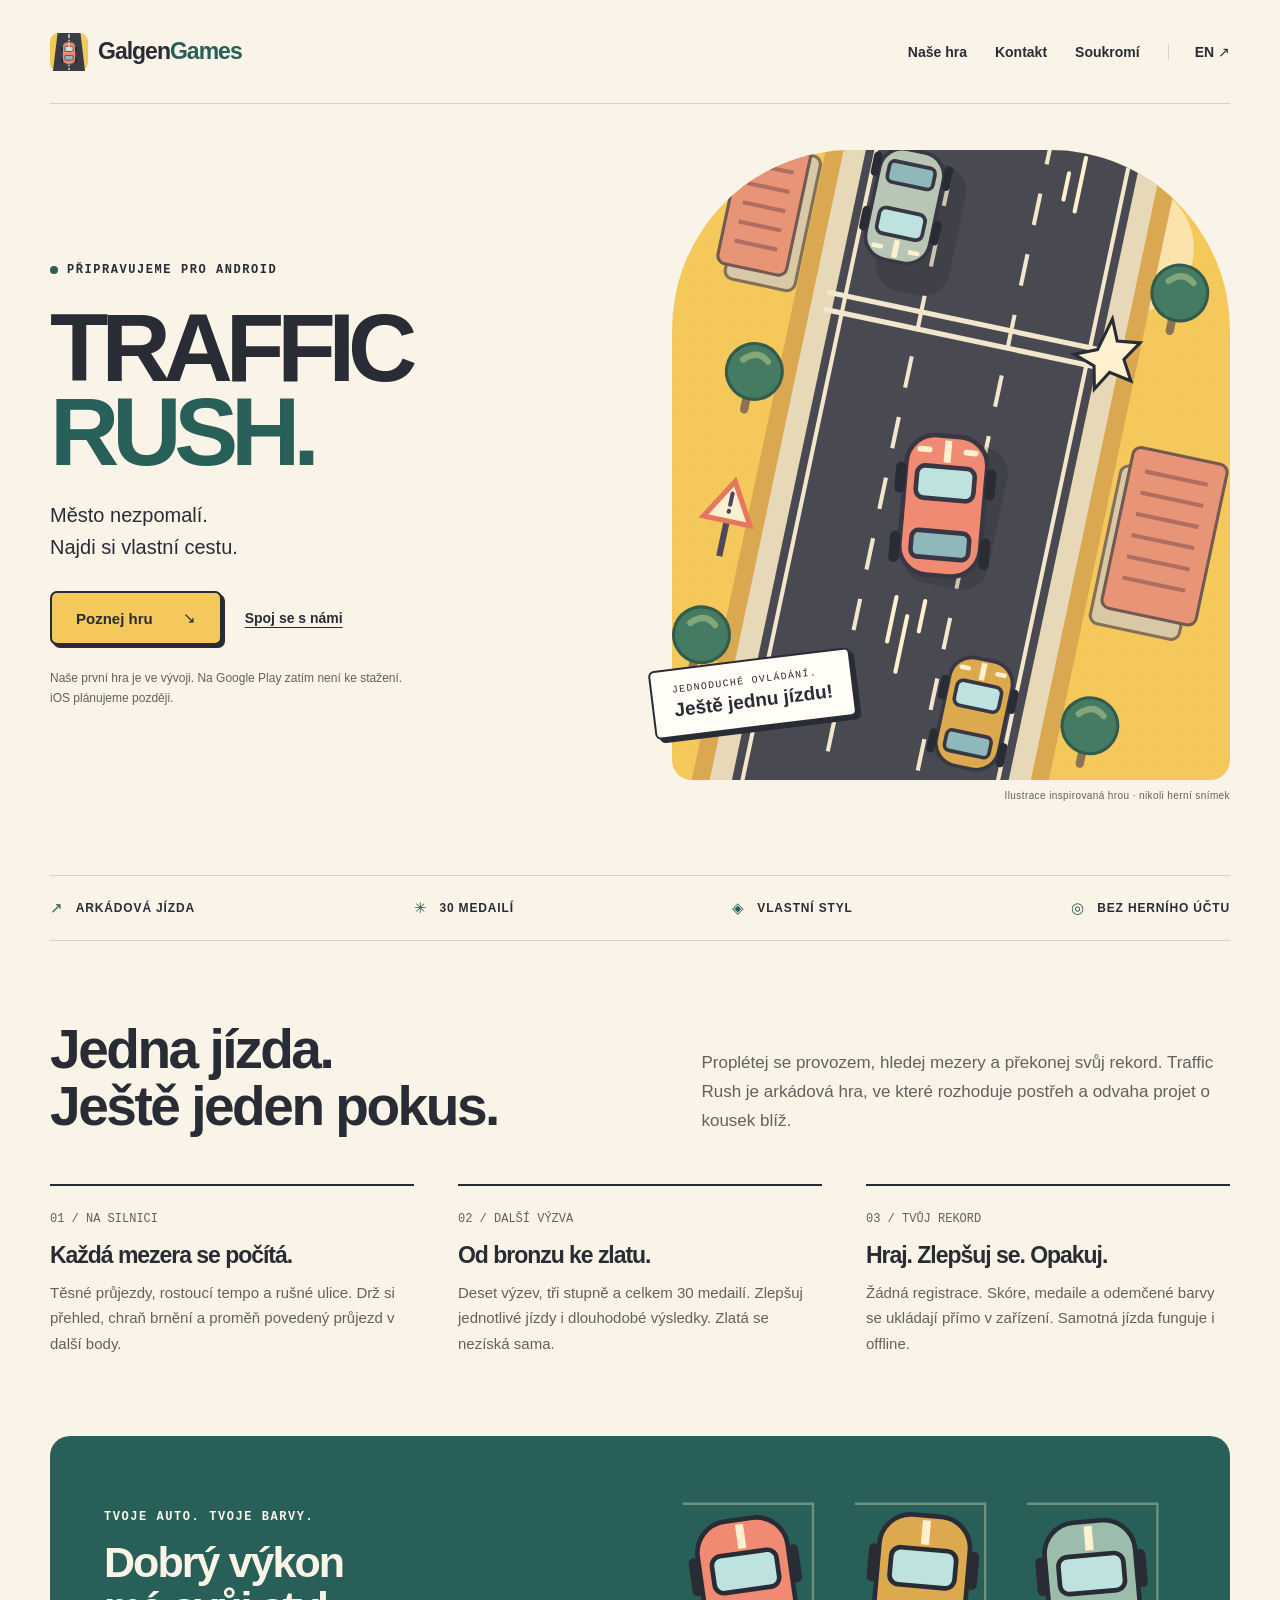
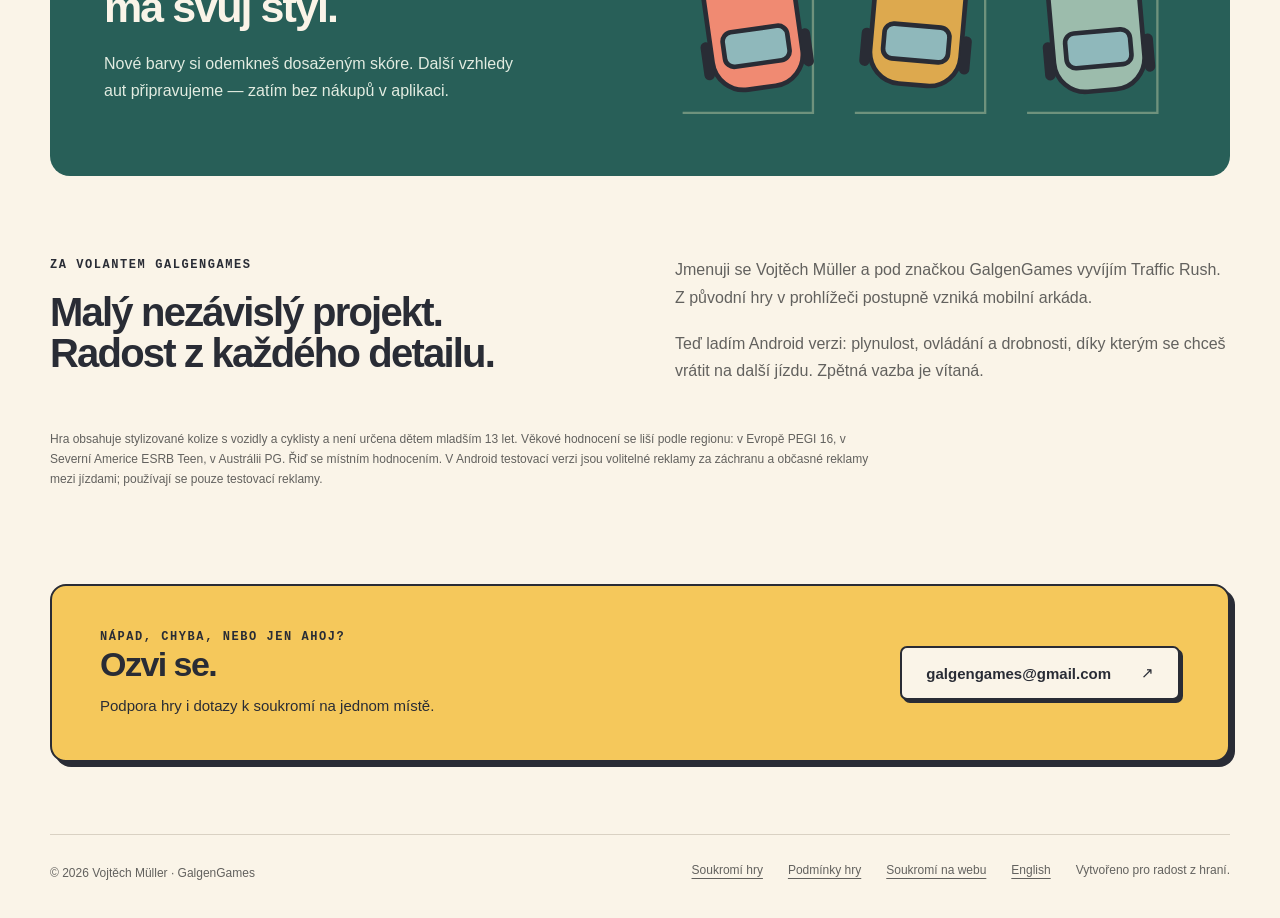
<file: index.html>
<!doctype html>
<html lang="cs">
<head>
  <meta charset="utf-8"><meta name="viewport" content="width=device-width,initial-scale=1">
  <title>GalgenGames — Traffic Rush</title>
  <meta name="description" content="Traffic Rush od GalgenGames. Svižná arkádová jízda městem, těsné průjezdy a 30 medailí. Připravujeme pro Android.">
  <meta name="robots" content="index,follow"><meta name="theme-color" content="#faf4e8">
  <link rel="icon" href="assets/icon.svg" type="image/svg+xml"><link rel="stylesheet" href="assets/site.css">
  <link rel="alternate" hreflang="en" href="en/"><link rel="alternate" hreflang="cs" href="./">
</head>
<body>
  <a class="skip" href="#main">Přejít na obsah</a>
  <header class="site-header wrap">
    <a class="brand" href="./" aria-label="GalgenGames — úvod"><img src="assets/icon.svg" width="38" height="38" alt=""><span>Galgen<span>Games</span></span></a>
    <nav class="nav" aria-label="Hlavní navigace"><a class="desktop-link" href="#hra">Naše hra</a><a href="#kontakt">Kontakt</a><a class="desktop-link" href="privacy/">Soukromí</a><a class="language" href="en/" lang="en" hreflang="en" aria-label="English version">EN ↗</a></nav>
  </header>
  <main id="main">
    <section class="hero wrap" aria-labelledby="game-title">
      <div class="hero-copy">
        <div class="eyebrow status">Připravujeme pro Android</div>
        <h1 id="game-title">TRAFFIC<span>RUSH.</span></h1>
        <p class="lead">Město nezpomalí.<br>Najdi si vlastní cestu.</p>
        <div class="hero-actions"><a class="button" href="#hra">Poznej hru <span aria-hidden="true">↘</span></a><a class="text-link" href="#kontakt">Spoj se s námi</a></div>
        <p class="release-note">Naše první hra je ve vývoji. Na Google Play zatím není ke stažení. iOS plánujeme později.</p>
      </div>
      <figure class="hero-visual"><img src="assets/road.svg" width="540" height="610" alt="Ilustrace korálového auta, které projíždí mezi auty na městské silnici."><div class="art-label" aria-hidden="true"><small>JEDNODUCHÉ OVLÁDÁNÍ.</small>Ještě jednu jízdu!</div><figcaption>Ilustrace inspirovaná hrou · nikoli herní snímek</figcaption></figure>
    </section>
    <div class="ticker wrap" aria-label="Vlastnosti hry"><span><i aria-hidden="true">↗</i> Arkádová jízda</span><span><i aria-hidden="true">✳</i> 30 medailí</span><span><i aria-hidden="true">◈</i> Vlastní styl</span><span><i aria-hidden="true">◎</i> Bez herního účtu</span></div>
    <section class="section wrap" id="hra" aria-labelledby="about-game">
      <div class="intro"><h2 id="about-game">Jedna jízda.<br>Ještě jeden pokus.</h2><p>Proplétej se provozem, hledej mezery a překonej svůj rekord. Traffic Rush je arkádová hra, ve které rozhoduje postřeh a odvaha projet o kousek blíž.</p></div>
      <div class="features">
        <article class="feature"><span class="number">01 / NA SILNICI</span><h3>Každá mezera se počítá.</h3><p>Těsné průjezdy, rostoucí tempo a rušné ulice. Drž si přehled, chraň brnění a proměň povedený průjezd v další body.</p></article>
        <article class="feature"><span class="number">02 / DALŠÍ VÝZVA</span><h3>Od bronzu ke zlatu.</h3><p>Deset výzev, tři stupně a celkem 30 medailí. Zlepšuj jednotlivé jízdy i dlouhodobé výsledky. Zlatá se nezíská sama.</p></article>
        <article class="feature"><span class="number">03 / TVŮJ REKORD</span><h3>Hraj. Zlepšuj se. Opakuj.</h3><p>Žádná registrace. Skóre, medaile a odemčené barvy se ukládají přímo v zařízení. Samotná jízda funguje i offline.</p></article>
      </div>
    </section>
    <section class="garage wrap" aria-labelledby="garage-title"><div><div class="eyebrow">Tvoje auto. Tvoje barvy.</div><h2 id="garage-title">Dobrý výkon<br>má svůj styl.</h2><p>Nové barvy si odemkneš dosaženým skóre. Další vzhledy aut připravujeme — zatím bez nákupů v aplikaci.</p></div><img class="garage-art" src="assets/garage.svg" width="440" height="210" loading="lazy" alt="Tři auta v korálové, zlaté a zelené barvě."></section>
    <section class="section wrap" aria-labelledby="studio-title"><div class="about"><div><div class="eyebrow">Za volantem GalgenGames</div><h2 id="studio-title">Malý nezávislý projekt.<br>Radost z každého detailu.</h2></div><div><p>Jmenuji se Vojtěch Müller a pod značkou GalgenGames vyvíjím Traffic Rush. Z původní hry v prohlížeči postupně vzniká mobilní arkáda.</p><p>Teď ladím Android verzi: plynulost, ovládání a drobnosti, díky kterým se chceš vrátit na další jízdu. Zpětná vazba je vítaná.</p></div></div><p class="rating-note">Hra obsahuje stylizované kolize s vozidly a cyklisty a není určena dětem mladším 13 let. Věkové hodnocení se liší podle regionu: v Evropě PEGI 16, v Severní Americe ESRB Teen, v Austrálii PG. Řiď se místním hodnocením. V Android testovací verzi jsou volitelné reklamy za záchranu a občasné reklamy mezi jízdami; používají se pouze testovací reklamy.</p></section>
    <section class="contact wrap" id="kontakt" aria-labelledby="contact-title"><div><div class="eyebrow">Nápad, chyba, nebo jen ahoj?</div><h2 id="contact-title">Ozvi se.</h2><p>Podpora hry i dotazy k soukromí na jednom místě.</p></div><a class="button" href="mailto:galgengames@gmail.com">galgengames@gmail.com <span aria-hidden="true">↗</span></a></section>
  </main>
  <footer class="site-footer wrap"><p>© 2026 Vojtěch Müller · GalgenGames</p><div class="footer-links"><a href="traffic-rush/privacy/">Soukromí hry</a><a href="traffic-rush/terms/">Podmínky hry</a><a href="privacy/">Soukromí na webu</a><a href="en/" lang="en" hreflang="en">English</a><span>Vytvořeno pro radost z hraní.</span></div></footer>
</body>
</html>
</file>
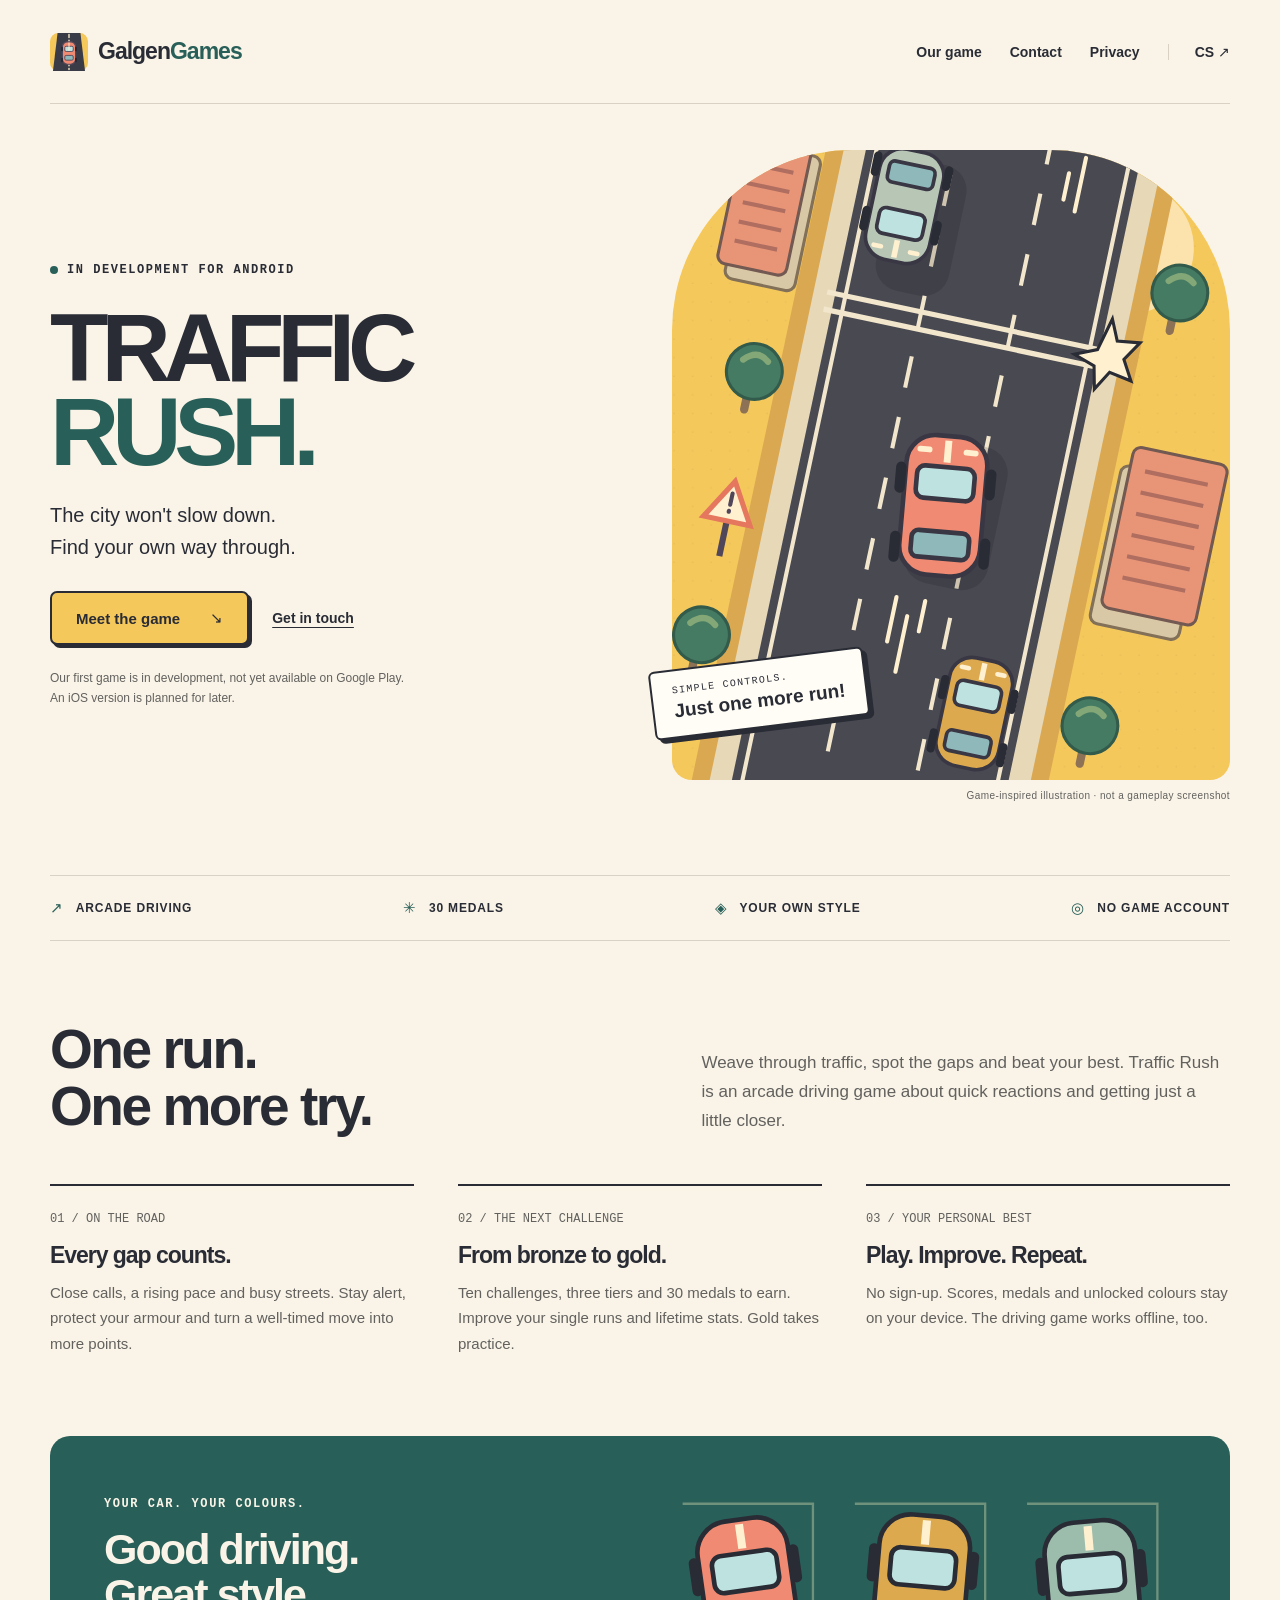
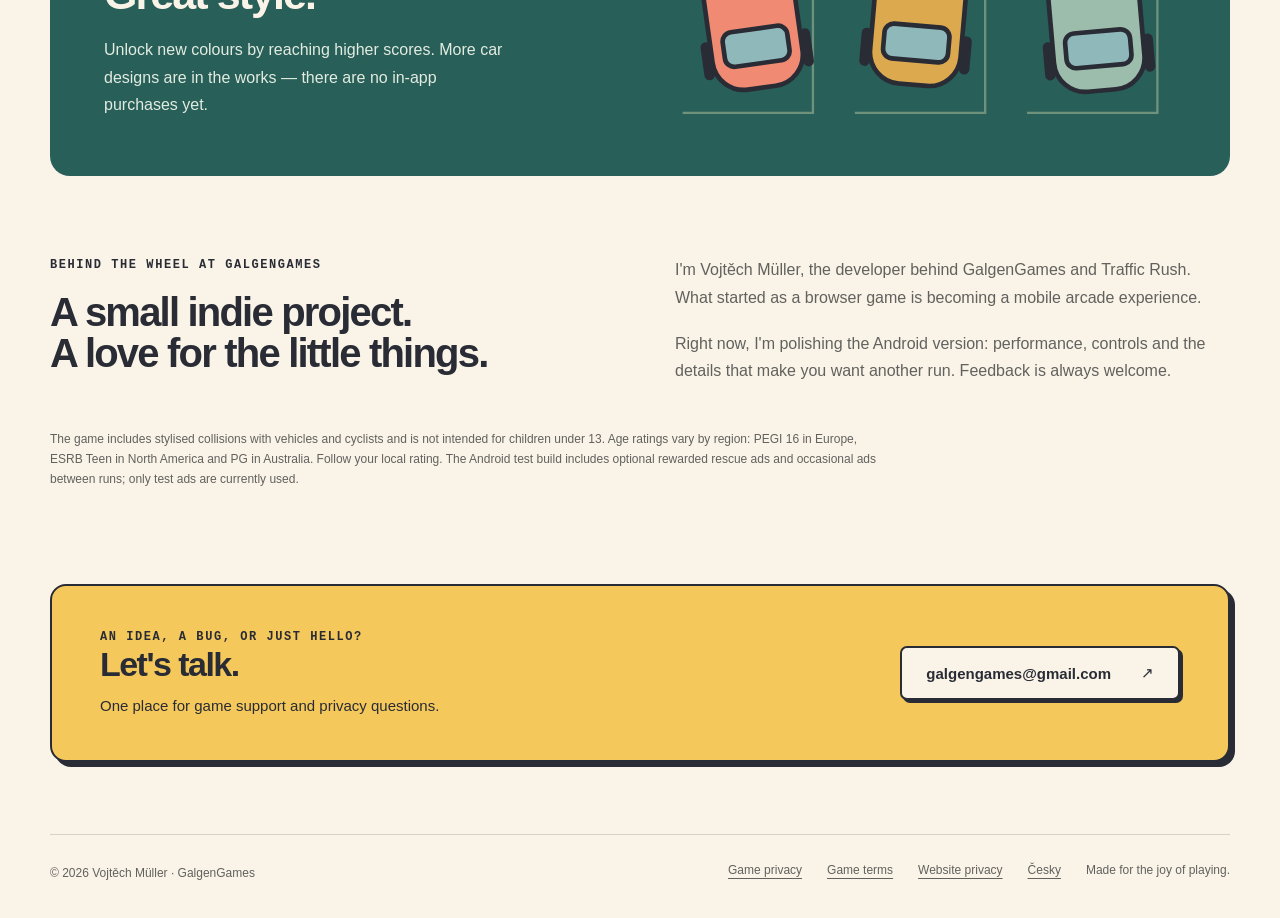
<file: en/index.html>
<!doctype html>
<html lang="en">
<head>
  <meta charset="utf-8"><meta name="viewport" content="width=device-width,initial-scale=1">
  <title>GalgenGames — Traffic Rush</title>
  <meta name="description" content="Traffic Rush by GalgenGames. Quick arcade driving, close calls and 30 medals to earn. In development for Android.">
  <meta name="robots" content="index,follow"><meta name="theme-color" content="#faf4e8">
  <link rel="icon" href="../assets/icon.svg" type="image/svg+xml"><link rel="stylesheet" href="../assets/site.css">
  <link rel="alternate" hreflang="cs" href="../"><link rel="alternate" hreflang="en" href="./">
</head>
<body>
  <a class="skip" href="#main">Skip to content</a>
  <header class="site-header wrap"><a class="brand" href="./" aria-label="GalgenGames — home"><img src="../assets/icon.svg" width="38" height="38" alt=""><span>Galgen<span>Games</span></span></a><nav class="nav" aria-label="Main navigation"><a class="desktop-link" href="#game">Our game</a><a href="#contact">Contact</a><a class="desktop-link" href="privacy/">Privacy</a><a class="language" href="../" lang="cs" hreflang="cs" aria-label="Česká verze">CS ↗</a></nav></header>
  <main id="main">
    <section class="hero wrap" aria-labelledby="game-title"><div class="hero-copy"><div class="eyebrow status">In development for Android</div><h1 id="game-title">TRAFFIC<span>RUSH.</span></h1><p class="lead">The city won't slow down.<br>Find your own way through.</p><div class="hero-actions"><a class="button" href="#game">Meet the game <span aria-hidden="true">↘</span></a><a class="text-link" href="#contact">Get in touch</a></div><p class="release-note">Our first game is in development, not yet available on Google Play. An iOS version is planned for later.</p></div><figure class="hero-visual"><img src="../assets/road.svg" width="540" height="610" alt="Illustration of a coral-coloured car weaving through traffic on a city street."><div class="art-label" aria-hidden="true"><small>SIMPLE CONTROLS.</small>Just one more run!</div><figcaption>Game-inspired illustration · not a gameplay screenshot</figcaption></figure></section>
    <div class="ticker wrap" aria-label="Game features"><span><i aria-hidden="true">↗</i> Arcade driving</span><span><i aria-hidden="true">✳</i> 30 medals</span><span><i aria-hidden="true">◈</i> Your own style</span><span><i aria-hidden="true">◎</i> No game account</span></div>
    <section class="section wrap" id="game" aria-labelledby="about-game"><div class="intro"><h2 id="about-game">One run.<br>One more try.</h2><p>Weave through traffic, spot the gaps and beat your best. Traffic Rush is an arcade driving game about quick reactions and getting just a little closer.</p></div><div class="features"><article class="feature"><span class="number">01 / ON THE ROAD</span><h3>Every gap counts.</h3><p>Close calls, a rising pace and busy streets. Stay alert, protect your armour and turn a well-timed move into more points.</p></article><article class="feature"><span class="number">02 / THE NEXT CHALLENGE</span><h3>From bronze to gold.</h3><p>Ten challenges, three tiers and 30 medals to earn. Improve your single runs and lifetime stats. Gold takes practice.</p></article><article class="feature"><span class="number">03 / YOUR PERSONAL BEST</span><h3>Play. Improve. Repeat.</h3><p>No sign-up. Scores, medals and unlocked colours stay on your device. The driving game works offline, too.</p></article></div></section>
    <section class="garage wrap" aria-labelledby="garage-title"><div><div class="eyebrow">Your car. Your colours.</div><h2 id="garage-title">Good driving.<br>Great style.</h2><p>Unlock new colours by reaching higher scores. More car designs are in the works — there are no in-app purchases yet.</p></div><img class="garage-art" src="../assets/garage.svg" width="440" height="210" loading="lazy" alt="Three cars in coral, gold and green."></section>
    <section class="section wrap" aria-labelledby="studio-title"><div class="about"><div><div class="eyebrow">Behind the wheel at GalgenGames</div><h2 id="studio-title">A small indie project.<br>A love for the little things.</h2></div><div><p>I'm Vojtěch Müller, the developer behind GalgenGames and Traffic Rush. What started as a browser game is becoming a mobile arcade experience.</p><p>Right now, I'm polishing the Android version: performance, controls and the details that make you want another run. Feedback is always welcome.</p></div></div><p class="rating-note">The game includes stylised collisions with vehicles and cyclists and is not intended for children under 13. Age ratings vary by region: PEGI 16 in Europe, ESRB Teen in North America and PG in Australia. Follow your local rating. The Android test build includes optional rewarded rescue ads and occasional ads between runs; only test ads are currently used.</p></section>
    <section class="contact wrap" id="contact" aria-labelledby="contact-title"><div><div class="eyebrow">An idea, a bug, or just hello?</div><h2 id="contact-title">Let's talk.</h2><p>One place for game support and privacy questions.</p></div><a class="button" href="mailto:galgengames@gmail.com">galgengames@gmail.com <span aria-hidden="true">↗</span></a></section>
  </main>
  <footer class="site-footer wrap"><p>© 2026 Vojtěch Müller · GalgenGames</p><div class="footer-links"><a href="traffic-rush/privacy/">Game privacy</a><a href="traffic-rush/terms/">Game terms</a><a href="privacy/">Website privacy</a><a href="../" lang="cs" hreflang="cs">Česky</a><span>Made for the joy of playing.</span></div></footer>
</body>
</html>
</file>
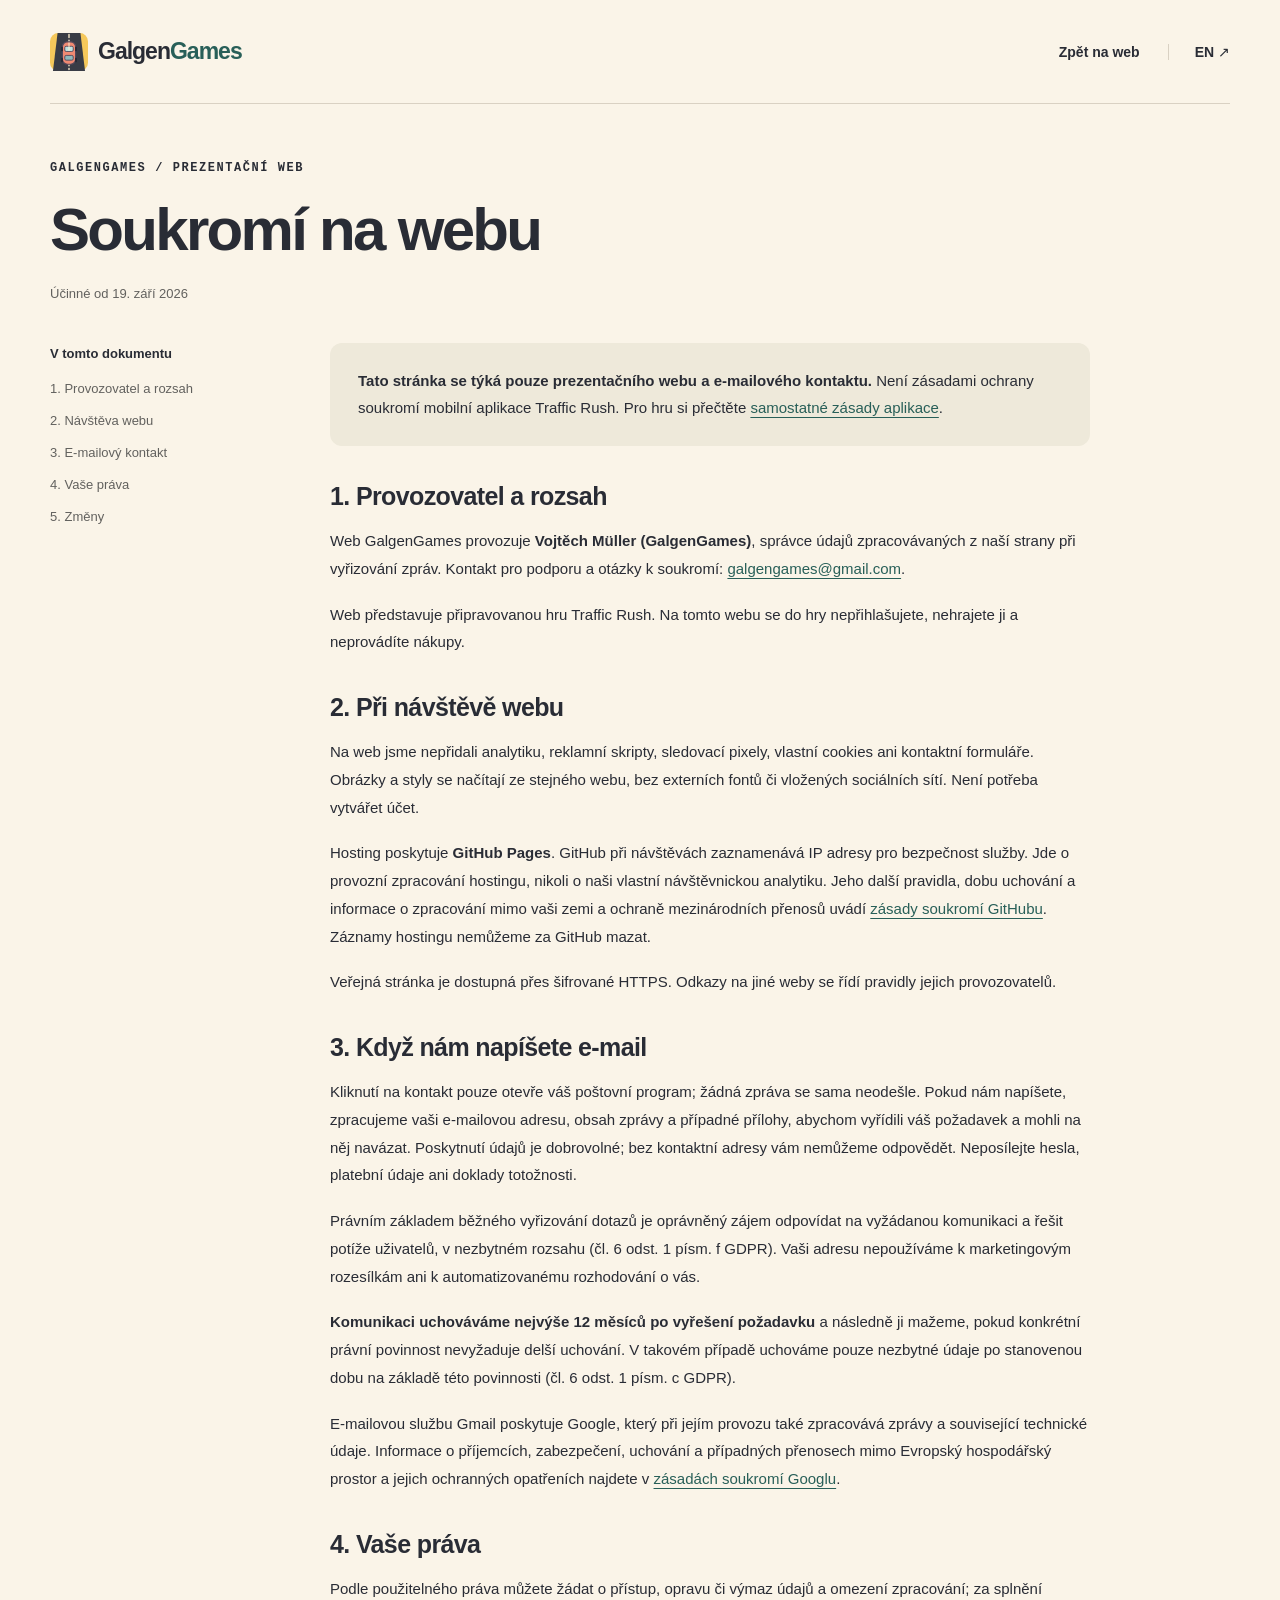
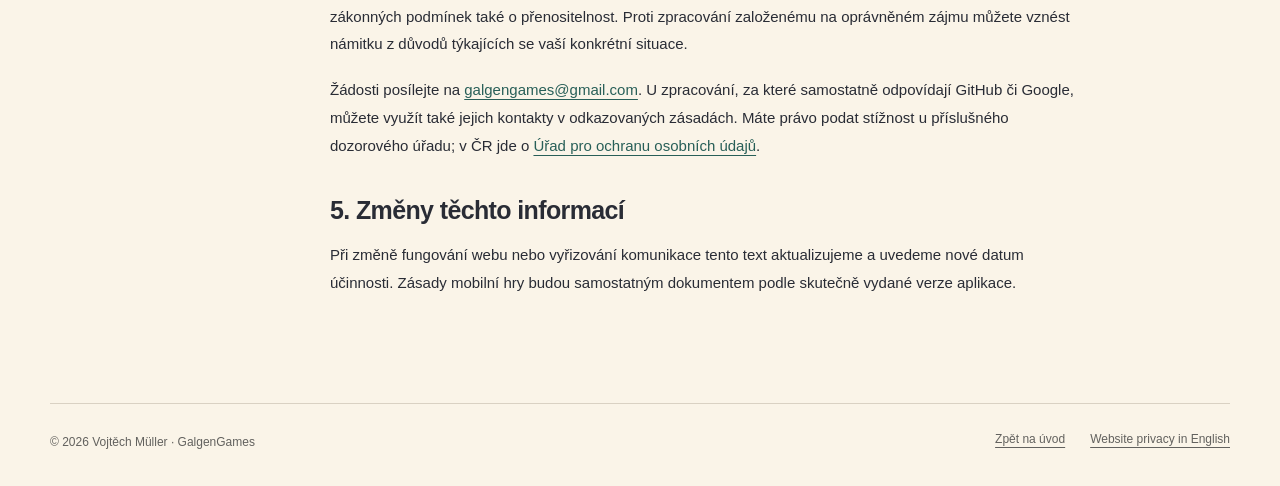
<file: privacy/index.html>
<!doctype html>
<html lang="cs">
<head>
  <meta charset="utf-8"><meta name="viewport" content="width=device-width,initial-scale=1">
  <title>Soukromí na webu — GalgenGames</title>
  <meta name="description" content="Informace o soukromí na webu GalgenGames a při e-mailové komunikaci.">
  <meta name="robots" content="index,follow"><meta name="theme-color" content="#faf4e8">
  <link rel="icon" href="../assets/icon.svg" type="image/svg+xml"><link rel="stylesheet" href="../assets/site.css">
  <link rel="alternate" hreflang="en" href="../en/privacy/"><link rel="alternate" hreflang="cs" href="./">
</head>
<body>
  <a class="skip" href="#main">Přejít na obsah</a>
  <header class="site-header wrap"><a class="brand" href="../" aria-label="GalgenGames — úvod"><img src="../assets/icon.svg" width="38" height="38" alt=""><span>Galgen<span>Games</span></span></a><nav class="nav" aria-label="Hlavní navigace"><a href="../">Zpět na web</a><a class="language" href="../en/privacy/" lang="en" hreflang="en" aria-label="Website privacy in English">EN ↗</a></nav></header>
  <main id="main" class="wrap">
    <div class="policy-head"><div class="eyebrow">GalgenGames / Prezentační web</div><h1>Soukromí na webu</h1><p class="meta">Účinné od 19. září 2026</p></div>
    <div class="policy-layout">
      <nav class="policy-nav" aria-label="Obsah zásad"><p>V tomto dokumentu</p><a href="#provozovatel">1. Provozovatel a rozsah</a><a href="#navsteva">2. Návštěva webu</a><a href="#kontakt">3. E-mailový kontakt</a><a href="#prava">4. Vaše práva</a><a href="#zmeny">5. Změny</a></nav>
      <article class="policy-content" aria-label="Text zásad">
        <div class="summary"><p><strong>Tato stránka se týká pouze prezentačního webu a e-mailového kontaktu.</strong> Není zásadami ochrany soukromí mobilní aplikace Traffic Rush. Pro hru si přečtěte <a href="../traffic-rush/privacy/">samostatné zásady aplikace</a>.</p></div>
        <section id="provozovatel"><h2>1. Provozovatel a rozsah</h2><p>Web GalgenGames provozuje <strong>Vojtěch Müller (GalgenGames)</strong>, správce údajů zpracovávaných z naší strany při vyřizování zpráv. Kontakt pro podporu a otázky k soukromí: <a href="mailto:galgengames@gmail.com">galgengames@gmail.com</a>.</p><p>Web představuje připravovanou hru Traffic Rush. Na tomto webu se do hry nepřihlašujete, nehrajete ji a neprovádíte nákupy.</p></section>
        <section id="navsteva"><h2>2. Při návštěvě webu</h2><p>Na web jsme nepřidali analytiku, reklamní skripty, sledovací pixely, vlastní cookies ani kontaktní formuláře. Obrázky a styly se načítají ze stejného webu, bez externích fontů či vložených sociálních sítí. Není potřeba vytvářet účet.</p><p>Hosting poskytuje <strong>GitHub Pages</strong>. GitHub při návštěvách zaznamenává IP adresy pro bezpečnost služby. Jde o provozní zpracování hostingu, nikoli o naši vlastní návštěvnickou analytiku. Jeho další pravidla, dobu uchování a informace o zpracování mimo vaši zemi a ochraně mezinárodních přenosů uvádí <a href="https://docs.github.com/en/site-policy/privacy-policies/github-general-privacy-statement">zásady soukromí GitHubu</a>. Záznamy hostingu nemůžeme za GitHub mazat.</p><p>Veřejná stránka je dostupná přes šifrované HTTPS. Odkazy na jiné weby se řídí pravidly jejich provozovatelů.</p></section>
        <section id="kontakt"><h2>3. Když nám napíšete e-mail</h2><p>Kliknutí na kontakt pouze otevře váš poštovní program; žádná zpráva se sama neodešle. Pokud nám napíšete, zpracujeme vaši e-mailovou adresu, obsah zprávy a případné přílohy, abychom vyřídili váš požadavek a mohli na něj navázat. Poskytnutí údajů je dobrovolné; bez kontaktní adresy vám nemůžeme odpovědět. Neposílejte hesla, platební údaje ani doklady totožnosti.</p><p>Právním základem běžného vyřizování dotazů je oprávněný zájem odpovídat na vyžádanou komunikaci a řešit potíže uživatelů, v nezbytném rozsahu (čl. 6 odst. 1 písm. f GDPR). Vaši adresu nepoužíváme k marketingovým rozesílkám ani k automatizovanému rozhodování o vás.</p><p><strong>Komunikaci uchováváme nejvýše 12 měsíců po vyřešení požadavku</strong> a následně ji mažeme, pokud konkrétní právní povinnost nevyžaduje delší uchování. V takovém případě uchováme pouze nezbytné údaje po stanovenou dobu na základě této povinnosti (čl. 6 odst. 1 písm. c GDPR).</p><p>E-mailovou službu Gmail poskytuje Google, který při jejím provozu také zpracovává zprávy a související technické údaje. Informace o příjemcích, zabezpečení, uchování a případných přenosech mimo Evropský hospodářský prostor a jejich ochranných opatřeních najdete v <a href="https://policies.google.com/privacy">zásadách soukromí Googlu</a>.</p></section>
        <section id="prava"><h2>4. Vaše práva</h2><p>Podle použitelného práva můžete žádat o přístup, opravu či výmaz údajů a omezení zpracování; za splnění zákonných podmínek také o přenositelnost. Proti zpracování založenému na oprávněném zájmu můžete vznést námitku z důvodů týkajících se vaší konkrétní situace.</p><p>Žádosti posílejte na <a href="mailto:galgengames@gmail.com">galgengames@gmail.com</a>. U zpracování, za které samostatně odpovídají GitHub či Google, můžete využít také jejich kontakty v odkazovaných zásadách. Máte právo podat stížnost u příslušného dozorového úřadu; v ČR jde o <a href="https://uoou.gov.cz/">Úřad pro ochranu osobních údajů</a>.</p></section>
        <section id="zmeny"><h2>5. Změny těchto informací</h2><p>Při změně fungování webu nebo vyřizování komunikace tento text aktualizujeme a uvedeme nové datum účinnosti. Zásady mobilní hry budou samostatným dokumentem podle skutečně vydané verze aplikace.</p></section>
      </article>
    </div>
  </main>
  <footer class="site-footer wrap"><p>© 2026 Vojtěch Müller · GalgenGames</p><div class="footer-links"><a href="../">Zpět na úvod</a><a href="../en/privacy/" lang="en" hreflang="en">Website privacy in English</a></div></footer>
</body>
</html>
</file>
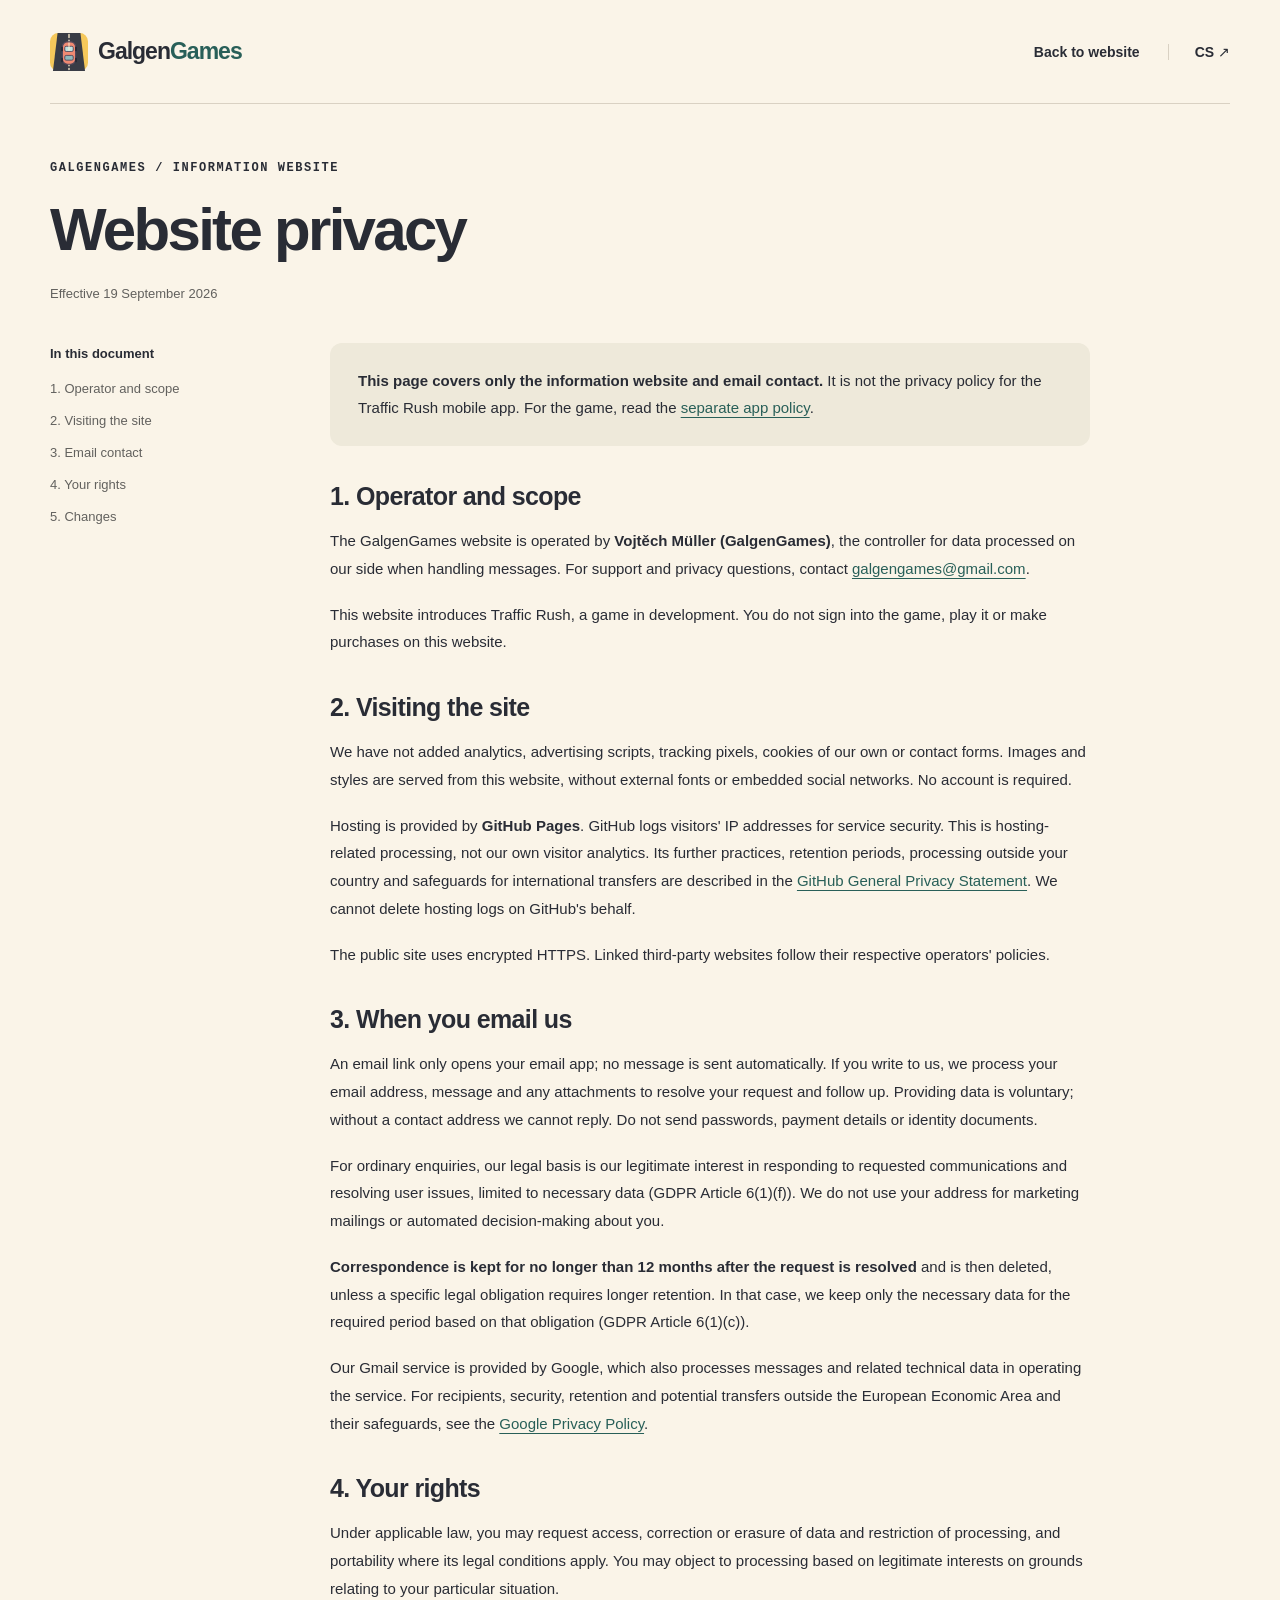
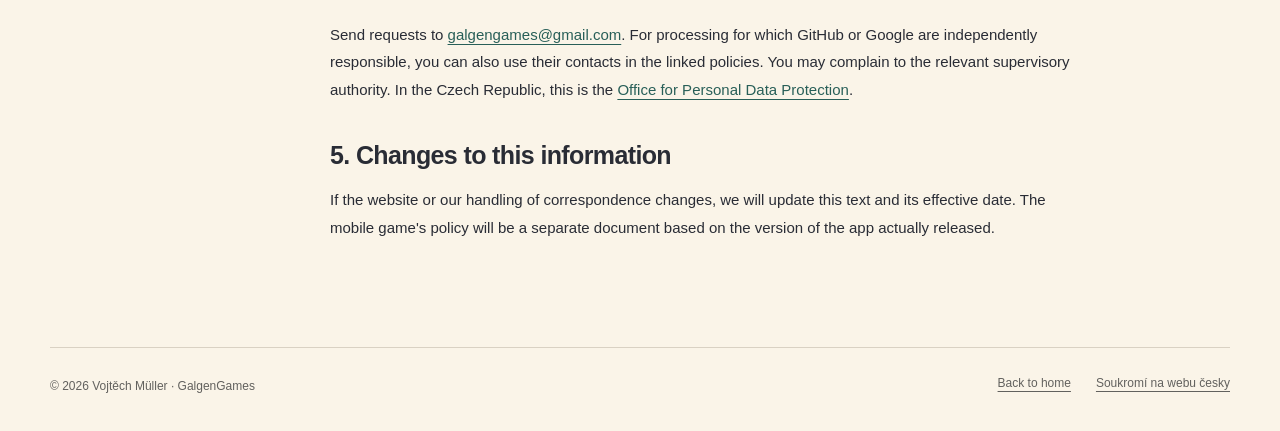
<file: en/privacy/index.html>
<!doctype html>
<html lang="en">
<head>
  <meta charset="utf-8"><meta name="viewport" content="width=device-width,initial-scale=1">
  <title>Website privacy — GalgenGames</title>
  <meta name="description" content="Privacy information for the GalgenGames website and email correspondence.">
  <meta name="robots" content="index,follow"><meta name="theme-color" content="#faf4e8">
  <link rel="icon" href="../../assets/icon.svg" type="image/svg+xml"><link rel="stylesheet" href="../../assets/site.css">
  <link rel="alternate" hreflang="cs" href="../../privacy/"><link rel="alternate" hreflang="en" href="./">
</head>
<body>
  <a class="skip" href="#main">Skip to content</a>
  <header class="site-header wrap"><a class="brand" href="../" aria-label="GalgenGames — home"><img src="../../assets/icon.svg" width="38" height="38" alt=""><span>Galgen<span>Games</span></span></a><nav class="nav" aria-label="Main navigation"><a href="../">Back to website</a><a class="language" href="../../privacy/" lang="cs" hreflang="cs" aria-label="Soukromí na webu česky">CS ↗</a></nav></header>
  <main id="main" class="wrap">
    <div class="policy-head"><div class="eyebrow">GalgenGames / Information website</div><h1>Website privacy</h1><p class="meta">Effective 19 September 2026</p></div>
    <div class="policy-layout">
      <nav class="policy-nav" aria-label="Policy contents"><p>In this document</p><a href="#operator">1. Operator and scope</a><a href="#visiting">2. Visiting the site</a><a href="#contact">3. Email contact</a><a href="#rights">4. Your rights</a><a href="#changes">5. Changes</a></nav>
      <article class="policy-content" aria-label="Policy text">
        <div class="summary"><p><strong>This page covers only the information website and email contact.</strong> It is not the privacy policy for the Traffic Rush mobile app. For the game, read the <a href="../traffic-rush/privacy/">separate app policy</a>.</p></div>
        <section id="operator"><h2>1. Operator and scope</h2><p>The GalgenGames website is operated by <strong>Vojtěch Müller (GalgenGames)</strong>, the controller for data processed on our side when handling messages. For support and privacy questions, contact <a href="mailto:galgengames@gmail.com">galgengames@gmail.com</a>.</p><p>This website introduces Traffic Rush, a game in development. You do not sign into the game, play it or make purchases on this website.</p></section>
        <section id="visiting"><h2>2. Visiting the site</h2><p>We have not added analytics, advertising scripts, tracking pixels, cookies of our own or contact forms. Images and styles are served from this website, without external fonts or embedded social networks. No account is required.</p><p>Hosting is provided by <strong>GitHub Pages</strong>. GitHub logs visitors' IP addresses for service security. This is hosting-related processing, not our own visitor analytics. Its further practices, retention periods, processing outside your country and safeguards for international transfers are described in the <a href="https://docs.github.com/en/site-policy/privacy-policies/github-general-privacy-statement">GitHub General Privacy Statement</a>. We cannot delete hosting logs on GitHub's behalf.</p><p>The public site uses encrypted HTTPS. Linked third-party websites follow their respective operators' policies.</p></section>
        <section id="contact"><h2>3. When you email us</h2><p>An email link only opens your email app; no message is sent automatically. If you write to us, we process your email address, message and any attachments to resolve your request and follow up. Providing data is voluntary; without a contact address we cannot reply. Do not send passwords, payment details or identity documents.</p><p>For ordinary enquiries, our legal basis is our legitimate interest in responding to requested communications and resolving user issues, limited to necessary data (GDPR Article 6(1)(f)). We do not use your address for marketing mailings or automated decision-making about you.</p><p><strong>Correspondence is kept for no longer than 12 months after the request is resolved</strong> and is then deleted, unless a specific legal obligation requires longer retention. In that case, we keep only the necessary data for the required period based on that obligation (GDPR Article 6(1)(c)).</p><p>Our Gmail service is provided by Google, which also processes messages and related technical data in operating the service. For recipients, security, retention and potential transfers outside the European Economic Area and their safeguards, see the <a href="https://policies.google.com/privacy">Google Privacy Policy</a>.</p></section>
        <section id="rights"><h2>4. Your rights</h2><p>Under applicable law, you may request access, correction or erasure of data and restriction of processing, and portability where its legal conditions apply. You may object to processing based on legitimate interests on grounds relating to your particular situation.</p><p>Send requests to <a href="mailto:galgengames@gmail.com">galgengames@gmail.com</a>. For processing for which GitHub or Google are independently responsible, you can also use their contacts in the linked policies. You may complain to the relevant supervisory authority. In the Czech Republic, this is the <a href="https://uoou.gov.cz/">Office for Personal Data Protection</a>.</p></section>
        <section id="changes"><h2>5. Changes to this information</h2><p>If the website or our handling of correspondence changes, we will update this text and its effective date. The mobile game's policy will be a separate document based on the version of the app actually released.</p></section>
      </article>
    </div>
  </main>
  <footer class="site-footer wrap"><p>© 2026 Vojtěch Müller · GalgenGames</p><div class="footer-links"><a href="../">Back to home</a><a href="../../privacy/" lang="cs" hreflang="cs">Soukromí na webu česky</a></div></footer>
</body>
</html>
</file>
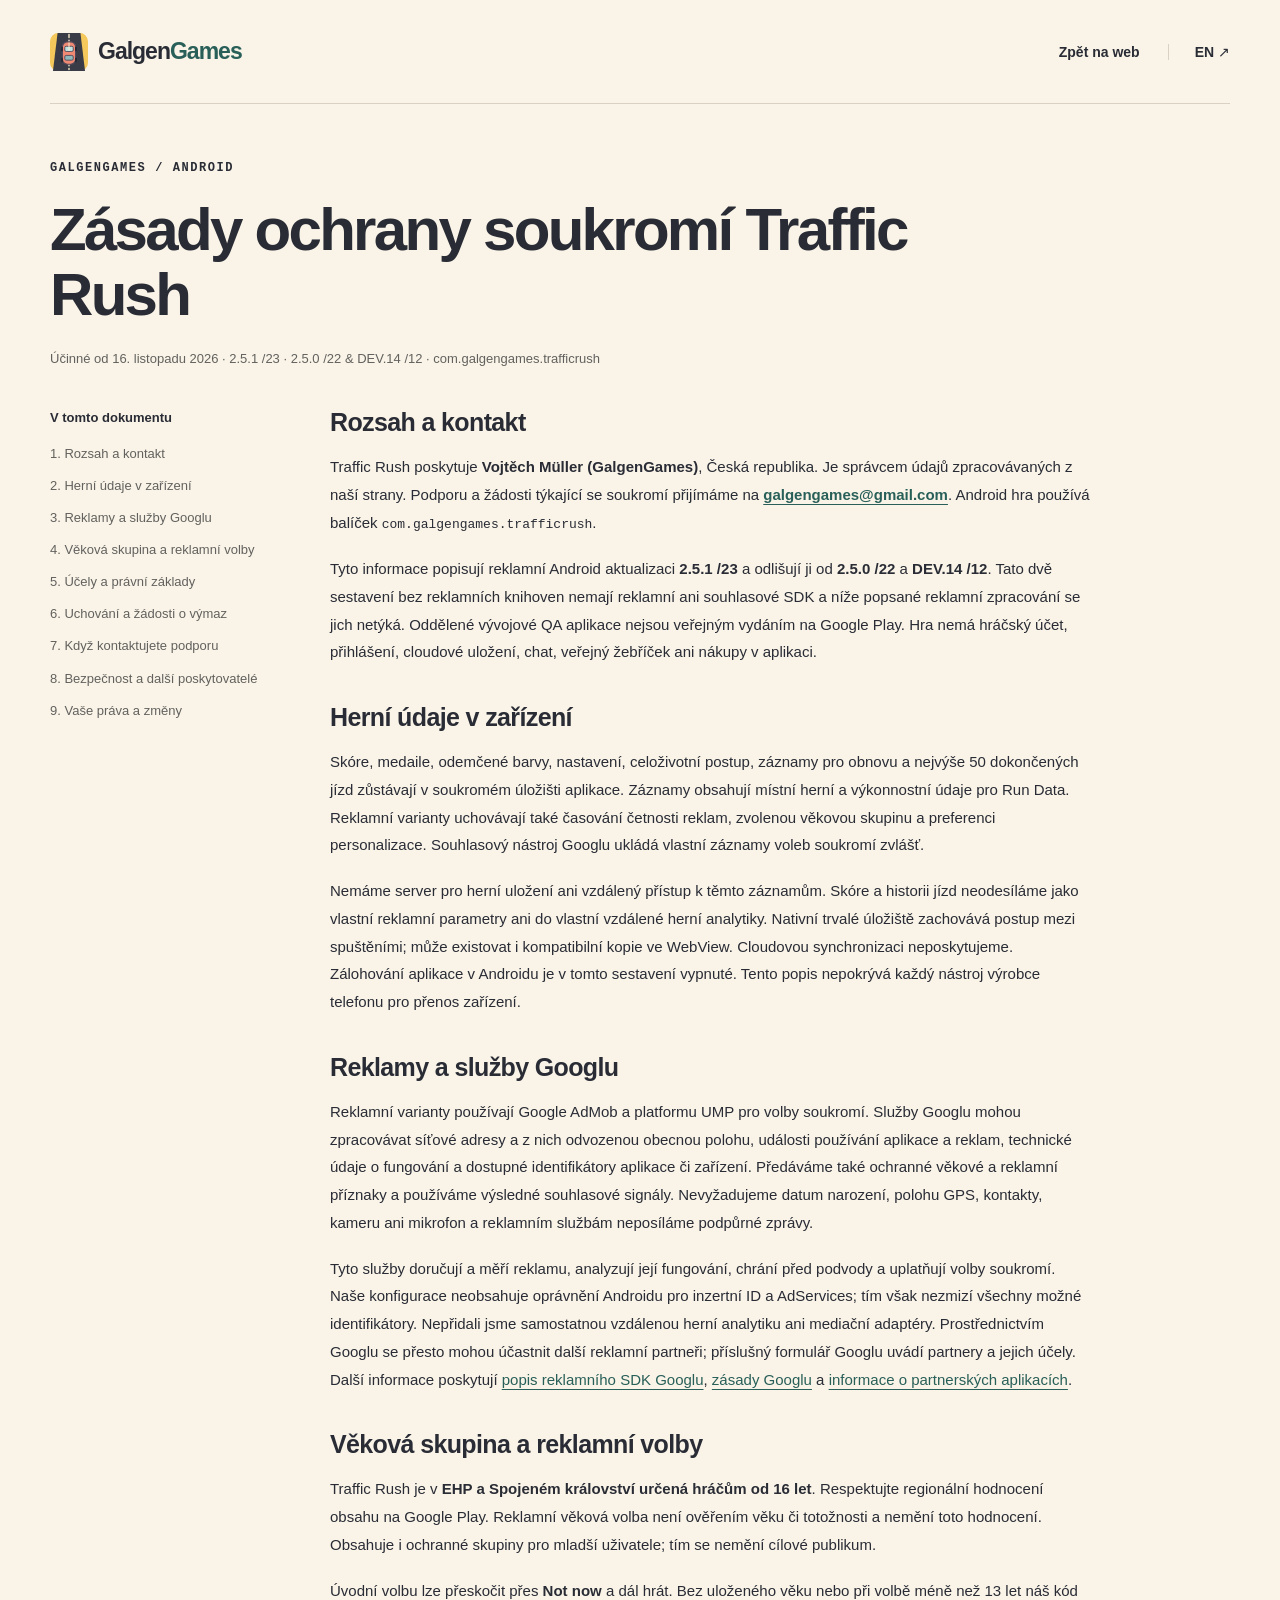
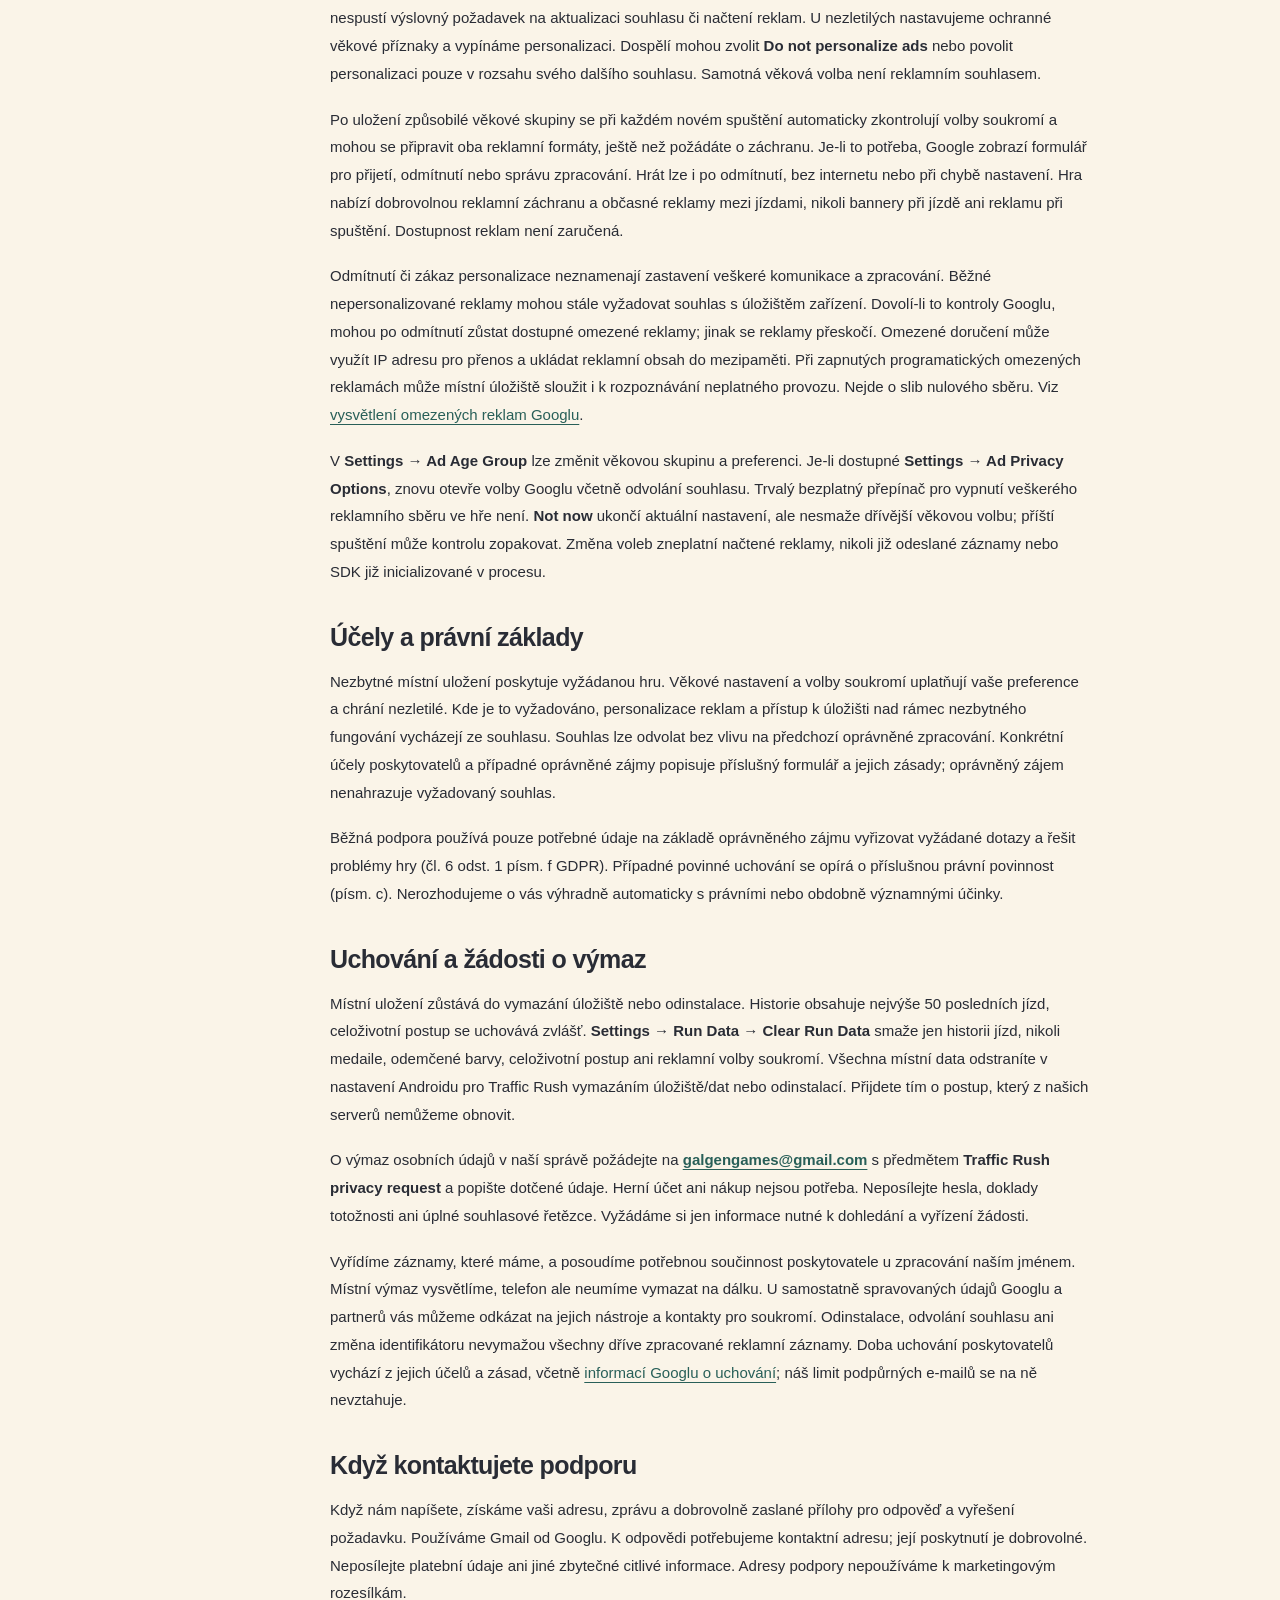
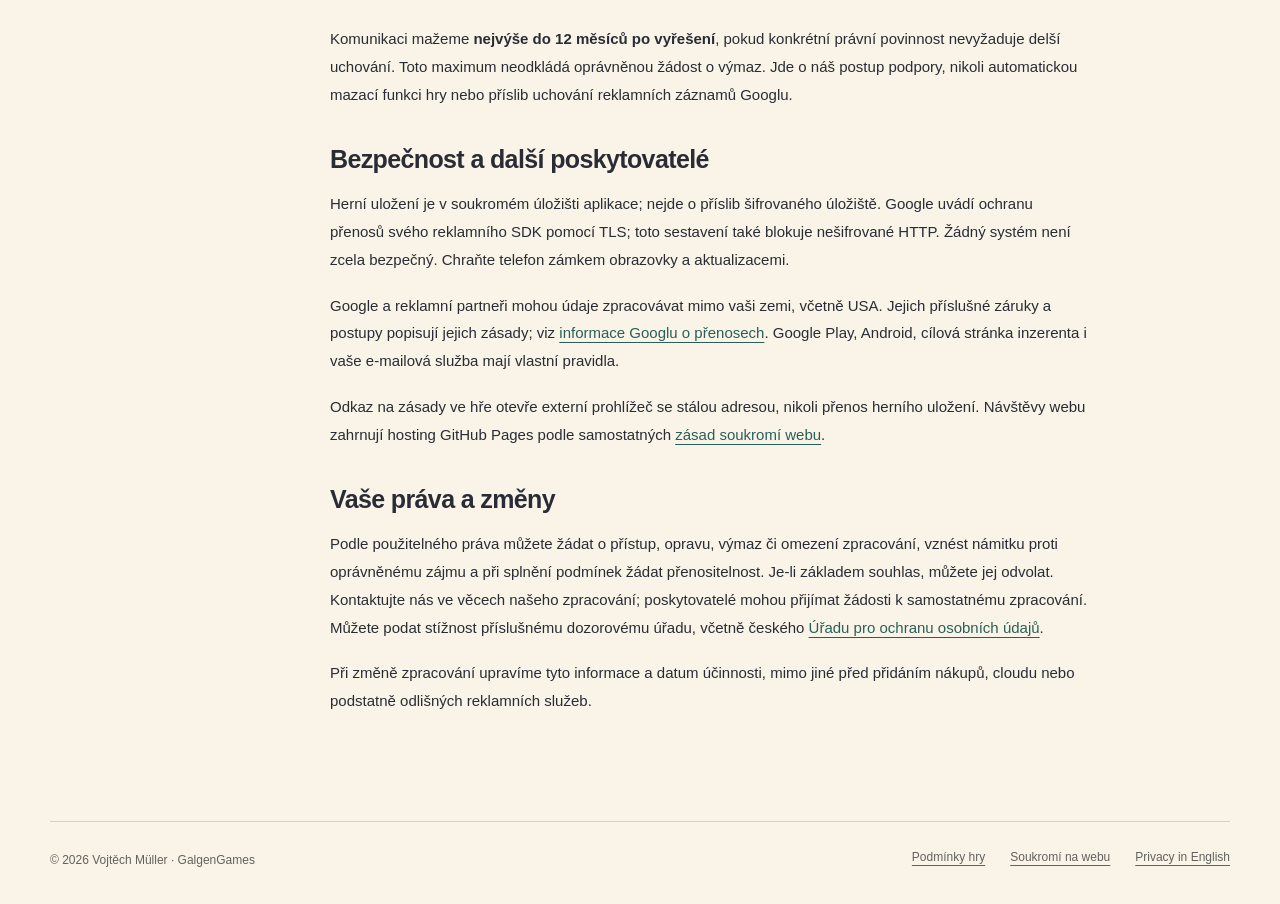
<file: traffic-rush/privacy/index.html>
<!doctype html>
<html lang="cs">
<head>
  <meta charset="utf-8"><meta name="viewport" content="width=device-width,initial-scale=1">
  <title>Zásady ochrany soukromí Traffic Rush — GalgenGames</title>
  <meta name="description" content="Zásady soukromí pro reklamní aktualizaci Traffic Rush 2.5.1 /23 a sestavení 2.5.0 /22 a DEV.14 /12 bez reklamních knihoven.">
  <meta name="robots" content="index,follow"><meta name="theme-color" content="#faf4e8">
  <link rel="icon" href="../../assets/icon.svg" type="image/svg+xml"><link rel="stylesheet" href="../../assets/site.css">
  <link rel="canonical" href="https://galgen-a.github.io/traffic-rush/privacy/"><link rel="alternate" hreflang="en" href="../../en/traffic-rush/privacy/"><link rel="alternate" hreflang="cs" href="./">
</head>
<body>
  <a class="skip" href="#main">Přejít k obsahu</a>
  <header class="site-header wrap"><a class="brand" href="../../" aria-label="GalgenGames — domů"><img src="../../assets/icon.svg" width="38" height="38" alt=""><span>Galgen<span>Games</span></span></a><nav class="nav" aria-label="Hlavní navigace"><a href="../../">Zpět na web</a><a class="language" href="../../en/traffic-rush/privacy/" lang="en" hreflang="en">EN ↗</a></nav></header>
  <main id="main" class="wrap">
    <div class="policy-head"><div class="eyebrow">GalgenGames / Android</div><h1>Zásady ochrany soukromí Traffic Rush</h1><p class="meta">Účinné od 16. listopadu 2026 · 2.5.1 /23 · 2.5.0 /22 &amp; DEV.14 /12 · com.galgengames.trafficrush</p></div>
    <div class="policy-layout">
      <nav class="policy-nav" aria-label="Obsah zásad"><p>V tomto dokumentu</p><a href="#scope">1. Rozsah a kontakt</a><a href="#device-data">2. Herní údaje v zařízení</a><a href="#advertising">3. Reklamy a služby Googlu</a><a href="#age-choices">4. Věková skupina a reklamní volby</a><a href="#legal-bases">5. Účely a právní základy</a><a href="#deletion">6. Uchování a žádosti o výmaz</a><a href="#support">7. Když kontaktujete podporu</a><a href="#providers">8. Bezpečnost a další poskytovatelé</a><a href="#rights">9. Vaše práva a změny</a></nav>
      <article class="policy-content" aria-label="Text zásad">
        <section id="scope"><h2>Rozsah a kontakt</h2><p>Traffic Rush poskytuje <strong>Vojtěch Müller (GalgenGames)</strong>, Česká republika. Je správcem údajů zpracovávaných z naší strany. Podporu a žádosti týkající se soukromí přijímáme na <strong><a href="mailto:galgengames@gmail.com">galgengames@gmail.com</a></strong>. Android hra používá balíček <code>com.galgengames.trafficrush</code>.</p><p>Tyto informace popisují reklamní Android aktualizaci <strong>2.5.1 /23</strong> a odlišují ji od <strong>2.5.0 /22</strong> a <strong>DEV.14 /12</strong>. Tato dvě sestavení bez reklamních knihoven nemají reklamní ani souhlasové SDK a níže popsané reklamní zpracování se jich netýká. Oddělené vývojové QA aplikace nejsou veřejným vydáním na Google Play. Hra nemá hráčský účet, přihlášení, cloudové uložení, chat, veřejný žebříček ani nákupy v aplikaci.</p></section>
        <section id="device-data"><h2>Herní údaje v zařízení</h2><p>Skóre, medaile, odemčené barvy, nastavení, celoživotní postup, záznamy pro obnovu a nejvýše 50 dokončených jízd zůstávají v soukromém úložišti aplikace. Záznamy obsahují místní herní a výkonnostní údaje pro Run Data. Reklamní varianty uchovávají také časování četnosti reklam, zvolenou věkovou skupinu a preferenci personalizace. Souhlasový nástroj Googlu ukládá vlastní záznamy voleb soukromí zvlášť.</p><p>Nemáme server pro herní uložení ani vzdálený přístup k těmto záznamům. Skóre a historii jízd neodesíláme jako vlastní reklamní parametry ani do vlastní vzdálené herní analytiky. Nativní trvalé úložiště zachovává postup mezi spuštěními; může existovat i kompatibilní kopie ve WebView. Cloudovou synchronizaci neposkytujeme. Zálohování aplikace v Androidu je v tomto sestavení vypnuté. Tento popis nepokrývá každý nástroj výrobce telefonu pro přenos zařízení.</p></section>
        <section id="advertising"><h2>Reklamy a služby Googlu</h2><p>Reklamní varianty používají Google AdMob a platformu UMP pro volby soukromí. Služby Googlu mohou zpracovávat síťové adresy a z nich odvozenou obecnou polohu, události používání aplikace a reklam, technické údaje o fungování a dostupné identifikátory aplikace či zařízení. Předáváme také ochranné věkové a reklamní příznaky a používáme výsledné souhlasové signály. Nevyžadujeme datum narození, polohu GPS, kontakty, kameru ani mikrofon a reklamním službám neposíláme podpůrné zprávy.</p><p>Tyto služby doručují a měří reklamu, analyzují její fungování, chrání před podvody a uplatňují volby soukromí. Naše konfigurace neobsahuje oprávnění Androidu pro inzertní ID a AdServices; tím však nezmizí všechny možné identifikátory. Nepřidali jsme samostatnou vzdálenou herní analytiku ani mediační adaptéry. Prostřednictvím Googlu se přesto mohou účastnit další reklamní partneři; příslušný formulář Googlu uvádí partnery a jejich účely. Další informace poskytují <a href="https://developers.google.com/admob/android/privacy/play-data-disclosure">popis reklamního SDK Googlu</a>, <a href="https://policies.google.com/privacy">zásady Googlu</a> a <a href="https://policies.google.com/technologies/partner-sites">informace o partnerských aplikacích</a>.</p></section>
        <section id="age-choices"><h2>Věková skupina a reklamní volby</h2><p>Traffic Rush je v <strong>EHP a Spojeném království určená hráčům od 16 let</strong>. Respektujte regionální hodnocení obsahu na Google Play. Reklamní věková volba není ověřením věku či totožnosti a nemění toto hodnocení. Obsahuje i ochranné skupiny pro mladší uživatele; tím se nemění cílové publikum.</p><p>Úvodní volbu lze přeskočit přes <strong>Not now</strong> a dál hrát. Bez uloženého věku nebo při volbě méně než 13 let náš kód nespustí výslovný požadavek na aktualizaci souhlasu či načtení reklam. U nezletilých nastavujeme ochranné věkové příznaky a vypínáme personalizaci. Dospělí mohou zvolit <strong>Do not personalize ads</strong> nebo povolit personalizaci pouze v rozsahu svého dalšího souhlasu. Samotná věková volba není reklamním souhlasem.</p><p>Po uložení způsobilé věkové skupiny se při každém novém spuštění automaticky zkontrolují volby soukromí a mohou se připravit oba reklamní formáty, ještě než požádáte o záchranu. Je-li to potřeba, Google zobrazí formulář pro přijetí, odmítnutí nebo správu zpracování. Hrát lze i po odmítnutí, bez internetu nebo při chybě nastavení. Hra nabízí dobrovolnou reklamní záchranu a občasné reklamy mezi jízdami, nikoli bannery při jízdě ani reklamu při spuštění. Dostupnost reklam není zaručená.</p><p>Odmítnutí či zákaz personalizace neznamenají zastavení veškeré komunikace a zpracování. Běžné nepersonalizované reklamy mohou stále vyžadovat souhlas s úložištěm zařízení. Dovolí-li to kontroly Googlu, mohou po odmítnutí zůstat dostupné omezené reklamy; jinak se reklamy přeskočí. Omezené doručení může využít IP adresu pro přenos a ukládat reklamní obsah do mezipaměti. Při zapnutých programatických omezených reklamách může místní úložiště sloužit i k rozpoznávání neplatného provozu. Nejde o slib nulového sběru. Viz <a href="https://support.google.com/admob/answer/10105530?hl=en">vysvětlení omezených reklam Googlu</a>.</p><p>V <strong>Settings → Ad Age Group</strong> lze změnit věkovou skupinu a preferenci. Je-li dostupné <strong>Settings → Ad Privacy Options</strong>, znovu otevře volby Googlu včetně odvolání souhlasu. Trvalý bezplatný přepínač pro vypnutí veškerého reklamního sběru ve hře není. <strong>Not now</strong> ukončí aktuální nastavení, ale nesmaže dřívější věkovou volbu; příští spuštění může kontrolu zopakovat. Změna voleb zneplatní načtené reklamy, nikoli již odeslané záznamy nebo SDK již inicializované v procesu.</p></section>
        <section id="legal-bases"><h2>Účely a právní základy</h2><p>Nezbytné místní uložení poskytuje vyžádanou hru. Věkové nastavení a volby soukromí uplatňují vaše preference a chrání nezletilé. Kde je to vyžadováno, personalizace reklam a přístup k úložišti nad rámec nezbytného fungování vycházejí ze souhlasu. Souhlas lze odvolat bez vlivu na předchozí oprávněné zpracování. Konkrétní účely poskytovatelů a případné oprávněné zájmy popisuje příslušný formulář a jejich zásady; oprávněný zájem nenahrazuje vyžadovaný souhlas.</p><p>Běžná podpora používá pouze potřebné údaje na základě oprávněného zájmu vyřizovat vyžádané dotazy a řešit problémy hry (čl. 6 odst. 1 písm. f GDPR). Případné povinné uchování se opírá o příslušnou právní povinnost (písm. c). Nerozhodujeme o vás výhradně automaticky s právními nebo obdobně významnými účinky.</p></section>
        <section id="deletion"><h2>Uchování a žádosti o výmaz</h2><p>Místní uložení zůstává do vymazání úložiště nebo odinstalace. Historie obsahuje nejvýše 50 posledních jízd, celoživotní postup se uchovává zvlášť. <strong>Settings → Run Data → Clear Run Data</strong> smaže jen historii jízd, nikoli medaile, odemčené barvy, celoživotní postup ani reklamní volby soukromí. Všechna místní data odstraníte v nastavení Androidu pro Traffic Rush vymazáním úložiště/dat nebo odinstalací. Přijdete tím o postup, který z našich serverů nemůžeme obnovit.</p><p>O výmaz osobních údajů v naší správě požádejte na <strong><a href="mailto:galgengames@gmail.com">galgengames@gmail.com</a></strong> s předmětem <strong>Traffic Rush privacy request</strong> a popište dotčené údaje. Herní účet ani nákup nejsou potřeba. Neposílejte hesla, doklady totožnosti ani úplné souhlasové řetězce. Vyžádáme si jen informace nutné k dohledání a vyřízení žádosti.</p><p>Vyřídíme záznamy, které máme, a posoudíme potřebnou součinnost poskytovatele u zpracování naším jménem. Místní výmaz vysvětlíme, telefon ale neumíme vymazat na dálku. U samostatně spravovaných údajů Googlu a partnerů vás můžeme odkázat na jejich nástroje a kontakty pro soukromí. Odinstalace, odvolání souhlasu ani změna identifikátoru nevymažou všechny dříve zpracované reklamní záznamy. Doba uchování poskytovatelů vychází z jejich účelů a zásad, včetně <a href="https://policies.google.com/technologies/retention">informací Googlu o uchování</a>; náš limit podpůrných e-mailů se na ně nevztahuje.</p></section>
        <section id="support"><h2>Když kontaktujete podporu</h2><p>Když nám napíšete, získáme vaši adresu, zprávu a dobrovolně zaslané přílohy pro odpověď a vyřešení požadavku. Používáme Gmail od Googlu. K odpovědi potřebujeme kontaktní adresu; její poskytnutí je dobrovolné. Neposílejte platební údaje ani jiné zbytečné citlivé informace. Adresy podpory nepoužíváme k marketingovým rozesílkám.</p><p>Komunikaci mažeme <strong>nejvýše do 12 měsíců po vyřešení</strong>, pokud konkrétní právní povinnost nevyžaduje delší uchování. Toto maximum neodkládá oprávněnou žádost o výmaz. Jde o náš postup podpory, nikoli automatickou mazací funkci hry nebo příslib uchování reklamních záznamů Googlu.</p></section>
        <section id="providers"><h2>Bezpečnost a další poskytovatelé</h2><p>Herní uložení je v soukromém úložišti aplikace; nejde o příslib šifrovaného úložiště. Google uvádí ochranu přenosů svého reklamního SDK pomocí TLS; toto sestavení také blokuje nešifrované HTTP. Žádný systém není zcela bezpečný. Chraňte telefon zámkem obrazovky a aktualizacemi.</p><p>Google a reklamní partneři mohou údaje zpracovávat mimo vaši zemi, včetně USA. Jejich příslušné záruky a postupy popisují jejich zásady; viz <a href="https://policies.google.com/privacy/frameworks">informace Googlu o přenosech</a>. Google Play, Android, cílová stránka inzerenta i vaše e-mailová služba mají vlastní pravidla.</p><p>Odkaz na zásady ve hře otevře externí prohlížeč se stálou adresou, nikoli přenos herního uložení. Návštěvy webu zahrnují hosting GitHub Pages podle samostatných <a href="https://galgen-a.github.io/privacy/">zásad soukromí webu</a>.</p></section>
        <section id="rights"><h2>Vaše práva a změny</h2><p>Podle použitelného práva můžete žádat o přístup, opravu, výmaz či omezení zpracování, vznést námitku proti oprávněnému zájmu a při splnění podmínek žádat přenositelnost. Je-li základem souhlas, můžete jej odvolat. Kontaktujte nás ve věcech našeho zpracování; poskytovatelé mohou přijímat žádosti k samostatnému zpracování. Můžete podat stížnost příslušnému dozorovému úřadu, včetně českého <a href="https://uoou.gov.cz/">Úřadu pro ochranu osobních údajů</a>.</p><p>Při změně zpracování upravíme tyto informace a datum účinnosti, mimo jiné před přidáním nákupů, cloudu nebo podstatně odlišných reklamních služeb.</p></section>
      </article>
    </div>
  </main>
  <footer class="site-footer wrap"><p>© 2026 Vojtěch Müller · GalgenGames</p><div class="footer-links"><a href="../terms/">Podmínky hry</a><a href="../../privacy/">Soukromí na webu</a><a href="../../en/traffic-rush/privacy/" lang="en" hreflang="en">Privacy in English</a></div></footer>
</body>
</html>
</file>
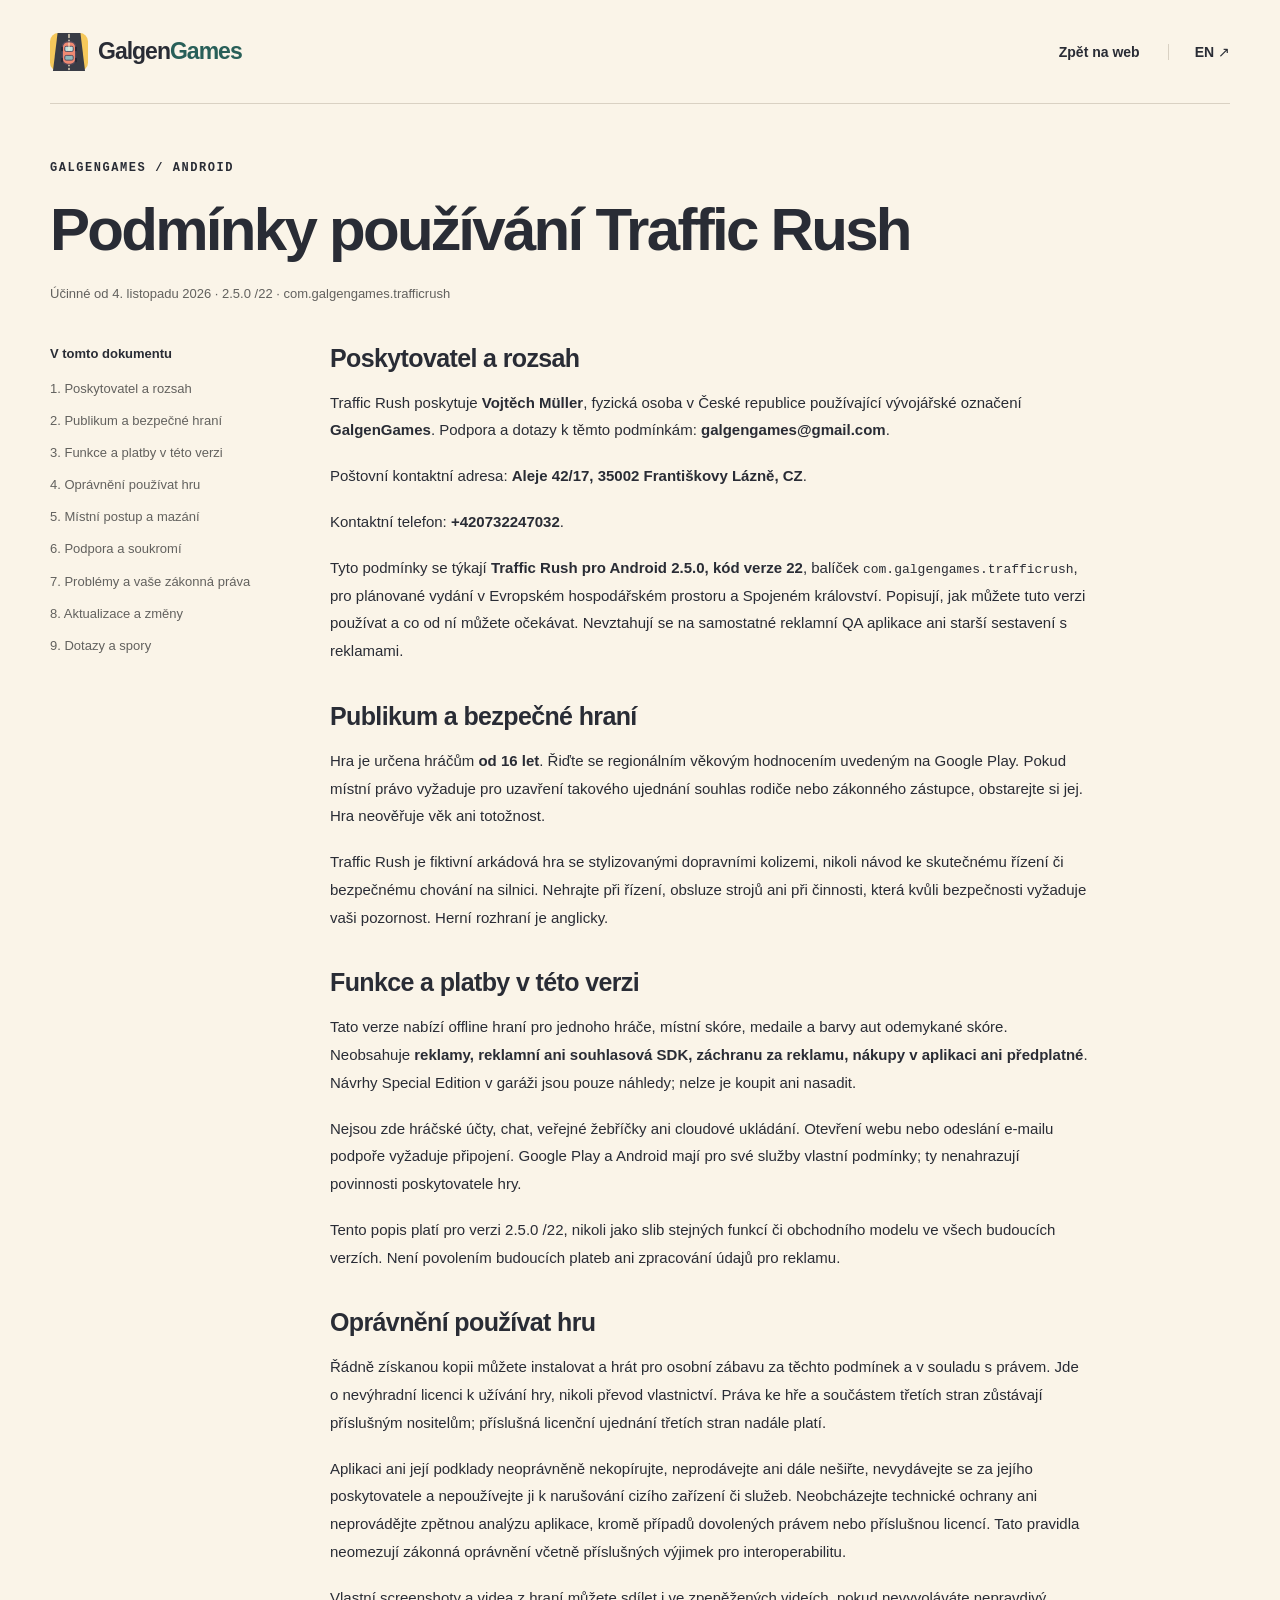
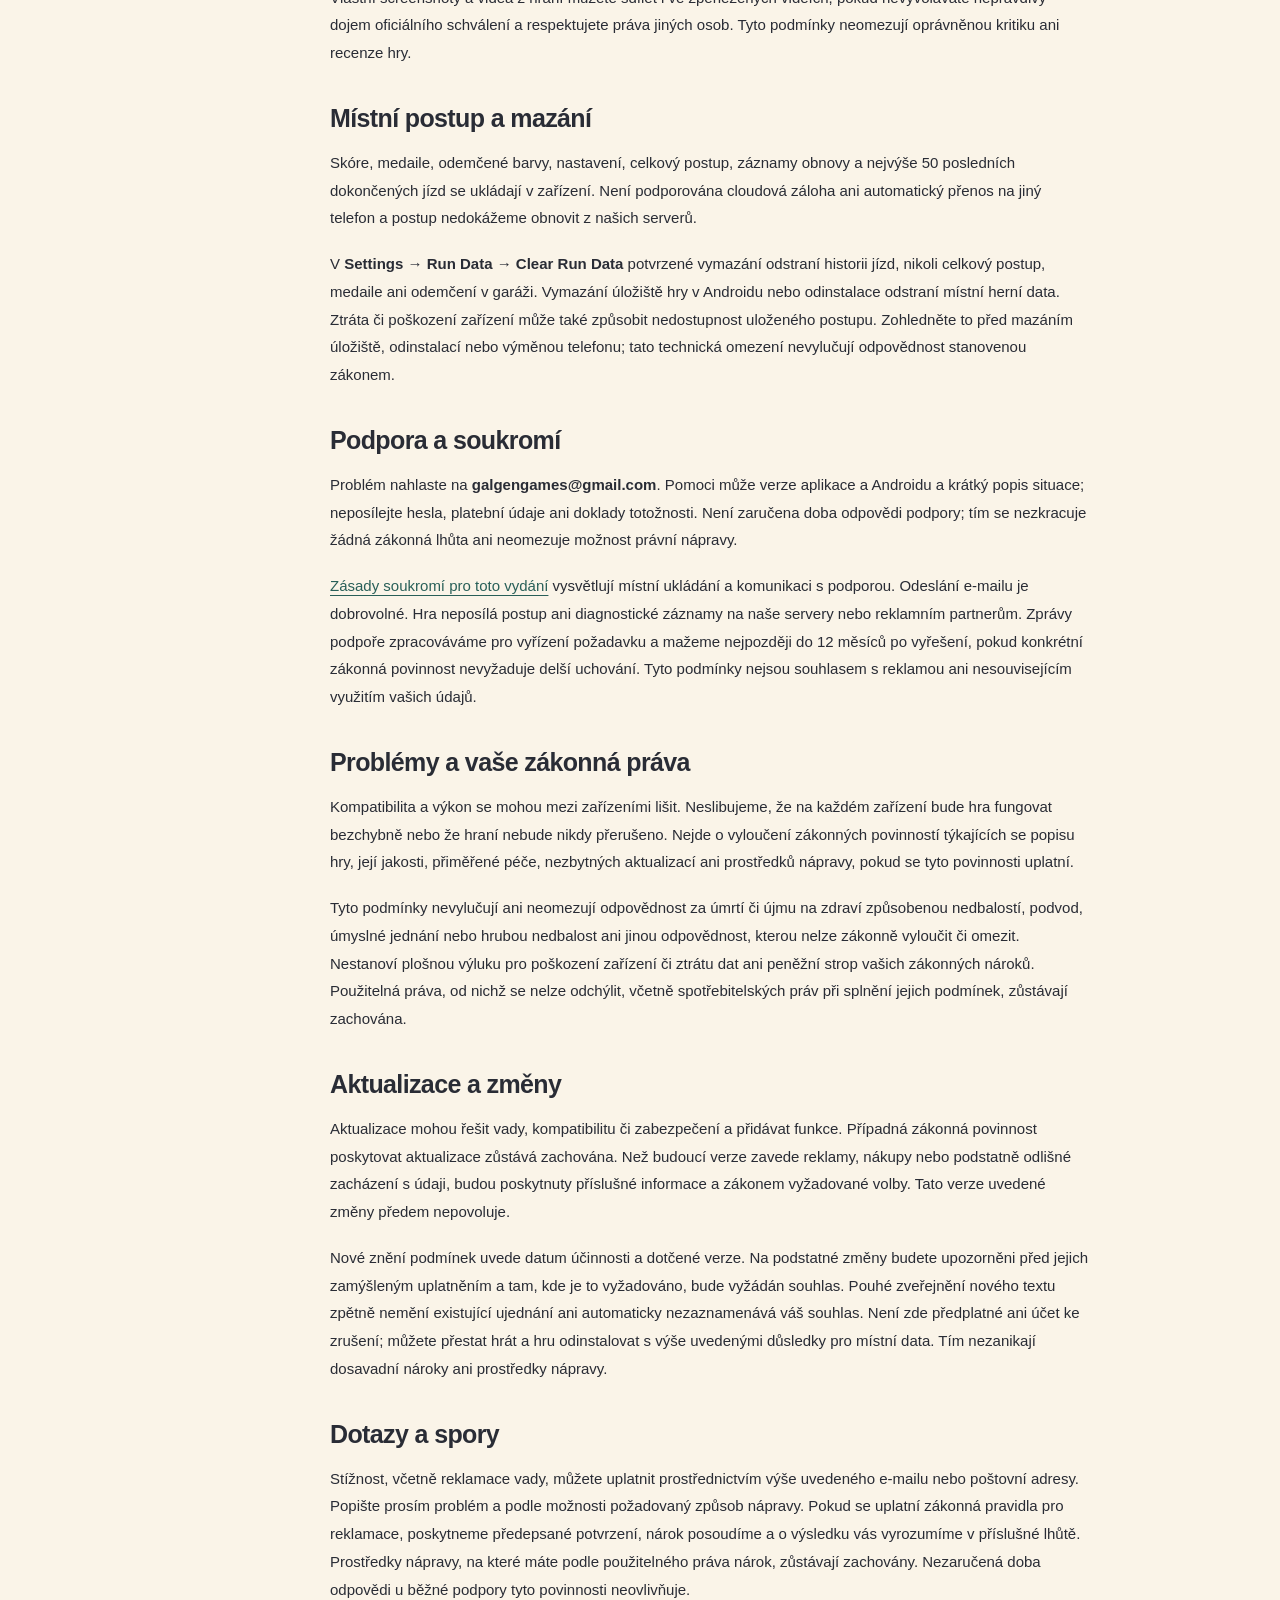
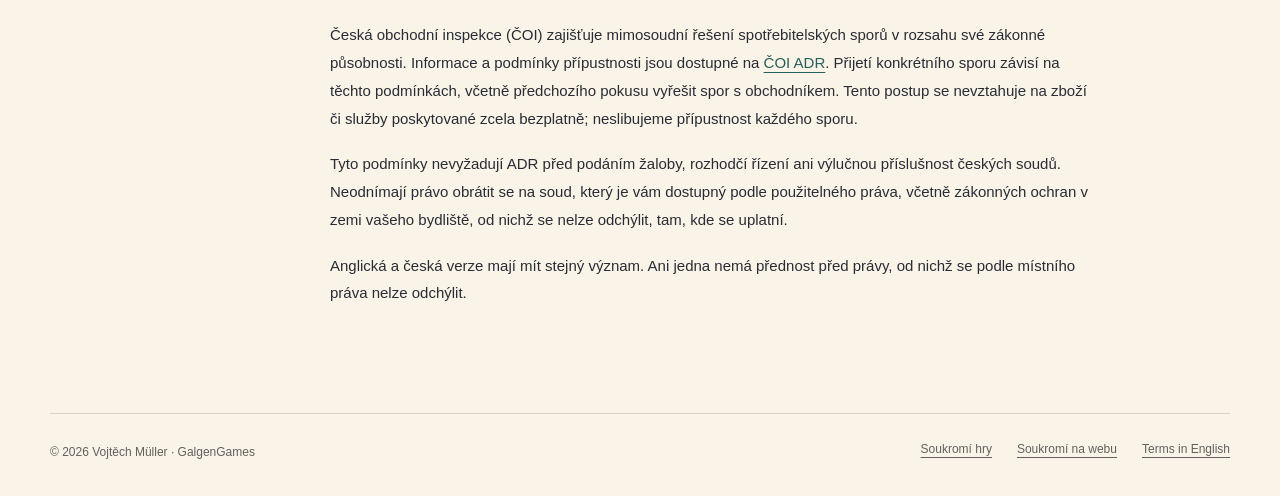
<file: traffic-rush/terms/index.html>
<!doctype html>
<html lang="cs">
<head>
  <meta charset="utf-8"><meta name="viewport" content="width=device-width,initial-scale=1">
  <title>Podmínky používání Traffic Rush — GalgenGames</title>
  <meta name="description" content="Podmínky používání Traffic Rush pro Android 2.5.0 /22 v EHP a Spojeném království.">
  <meta name="robots" content="index,follow"><meta name="theme-color" content="#faf4e8">
  <link rel="icon" href="../../assets/icon.svg" type="image/svg+xml"><link rel="stylesheet" href="../../assets/site.css">
  <link rel="canonical" href="https://galgen-a.github.io/traffic-rush/terms/"><link rel="alternate" hreflang="en" href="../../en/traffic-rush/terms/"><link rel="alternate" hreflang="cs" href="./">
</head>
<body>
  <a class="skip" href="#main">Přejít k obsahu</a>
  <header class="site-header wrap"><a class="brand" href="../../" aria-label="GalgenGames — domů"><img src="../../assets/icon.svg" width="38" height="38" alt=""><span>Galgen<span>Games</span></span></a><nav class="nav" aria-label="Hlavní navigace"><a href="../../">Zpět na web</a><a class="language" href="../../en/traffic-rush/terms/" lang="en" hreflang="en">EN ↗</a></nav></header>
  <main id="main" class="wrap">
    <div class="policy-head"><div class="eyebrow">GalgenGames / Android</div><h1>Podmínky používání Traffic Rush</h1><p class="meta">Účinné od 4. listopadu 2026 · 2.5.0 /22 · com.galgengames.trafficrush</p></div>
    <div class="policy-layout">
      <nav class="policy-nav" aria-label="Obsah podmínek"><p>V tomto dokumentu</p><a href="#provider">1. Poskytovatel a rozsah</a><a href="#audience">2. Publikum a bezpečné hraní</a><a href="#features">3. Funkce a platby v této verzi</a><a href="#licence">4. Oprávnění používat hru</a><a href="#progress">5. Místní postup a mazání</a><a href="#support">6. Podpora a soukromí</a><a href="#rights">7. Problémy a vaše zákonná práva</a><a href="#updates">8. Aktualizace a změny</a><a href="#disputes">9. Dotazy a spory</a></nav>
      <article class="policy-content" aria-label="Text podmínek">
        <section id="provider"><h2>Poskytovatel a rozsah</h2><p>Traffic Rush poskytuje <strong>Vojtěch Müller</strong>, fyzická osoba v České republice používající vývojářské označení <strong>GalgenGames</strong>. Podpora a dotazy k těmto podmínkám: <strong>galgengames@gmail.com</strong>.</p><p>Poštovní kontaktní adresa: <strong>Aleje 42/17, 35002 Františkovy Lázně, CZ</strong>.</p><p>Kontaktní telefon: <strong>+420732247032</strong>.</p><p>Tyto podmínky se týkají <strong>Traffic Rush pro Android 2.5.0, kód verze 22</strong>, balíček <code>com.galgengames.trafficrush</code>, pro plánované vydání v Evropském hospodářském prostoru a Spojeném království. Popisují, jak můžete tuto verzi používat a co od ní můžete očekávat. Nevztahují se na samostatné reklamní QA aplikace ani starší sestavení s reklamami.</p></section>
        <section id="audience"><h2>Publikum a bezpečné hraní</h2><p>Hra je určena hráčům <strong>od 16 let</strong>. Řiďte se regionálním věkovým hodnocením uvedeným na Google Play. Pokud místní právo vyžaduje pro uzavření takového ujednání souhlas rodiče nebo zákonného zástupce, obstarejte si jej. Hra neověřuje věk ani totožnost.</p><p>Traffic Rush je fiktivní arkádová hra se stylizovanými dopravními kolizemi, nikoli návod ke skutečnému řízení či bezpečnému chování na silnici. Nehrajte při řízení, obsluze strojů ani při činnosti, která kvůli bezpečnosti vyžaduje vaši pozornost. Herní rozhraní je anglicky.</p></section>
        <section id="features"><h2>Funkce a platby v této verzi</h2><p>Tato verze nabízí offline hraní pro jednoho hráče, místní skóre, medaile a barvy aut odemykané skóre. Neobsahuje <strong>reklamy, reklamní ani souhlasová SDK, záchranu za reklamu, nákupy v aplikaci ani předplatné</strong>. Návrhy Special Edition v garáži jsou pouze náhledy; nelze je koupit ani nasadit.</p><p>Nejsou zde hráčské účty, chat, veřejné žebříčky ani cloudové ukládání. Otevření webu nebo odeslání e-mailu podpoře vyžaduje připojení. Google Play a Android mají pro své služby vlastní podmínky; ty nenahrazují povinnosti poskytovatele hry.</p><p>Tento popis platí pro verzi 2.5.0 /22, nikoli jako slib stejných funkcí či obchodního modelu ve všech budoucích verzích. Není povolením budoucích plateb ani zpracování údajů pro reklamu.</p></section>
        <section id="licence"><h2>Oprávnění používat hru</h2><p>Řádně získanou kopii můžete instalovat a hrát pro osobní zábavu za těchto podmínek a v souladu s právem. Jde o nevýhradní licenci k užívání hry, nikoli převod vlastnictví. Práva ke hře a součástem třetích stran zůstávají příslušným nositelům; příslušná licenční ujednání třetích stran nadále platí.</p><p>Aplikaci ani její podklady neoprávněně nekopírujte, neprodávejte ani dále nešiřte, nevydávejte se za jejího poskytovatele a nepoužívejte ji k narušování cizího zařízení či služeb. Neobcházejte technické ochrany ani neprovádějte zpětnou analýzu aplikace, kromě případů dovolených právem nebo příslušnou licencí. Tato pravidla neomezují zákonná oprávnění včetně příslušných výjimek pro interoperabilitu.</p><p>Vlastní screenshoty a videa z hraní můžete sdílet i ve zpeněžených videích, pokud nevyvoláváte nepravdivý dojem oficiálního schválení a respektujete práva jiných osob. Tyto podmínky neomezují oprávněnou kritiku ani recenze hry.</p></section>
        <section id="progress"><h2>Místní postup a mazání</h2><p>Skóre, medaile, odemčené barvy, nastavení, celkový postup, záznamy obnovy a nejvýše 50 posledních dokončených jízd se ukládají v zařízení. Není podporována cloudová záloha ani automatický přenos na jiný telefon a postup nedokážeme obnovit z našich serverů.</p><p>V <strong>Settings → Run Data → Clear Run Data</strong> potvrzené vymazání odstraní historii jízd, nikoli celkový postup, medaile ani odemčení v garáži. Vymazání úložiště hry v Androidu nebo odinstalace odstraní místní herní data. Ztráta či poškození zařízení může také způsobit nedostupnost uloženého postupu. Zohledněte to před mazáním úložiště, odinstalací nebo výměnou telefonu; tato technická omezení nevylučují odpovědnost stanovenou zákonem.</p></section>
        <section id="support"><h2>Podpora a soukromí</h2><p>Problém nahlaste na <strong>galgengames@gmail.com</strong>. Pomoci může verze aplikace a Androidu a krátký popis situace; neposílejte hesla, platební údaje ani doklady totožnosti. Není zaručena doba odpovědi podpory; tím se nezkracuje žádná zákonná lhůta ani neomezuje možnost právní nápravy.</p><p><a href="../privacy/">Zásady soukromí pro toto vydání</a> vysvětlují místní ukládání a komunikaci s podporou. Odeslání e-mailu je dobrovolné. Hra neposílá postup ani diagnostické záznamy na naše servery nebo reklamním partnerům. Zprávy podpoře zpracováváme pro vyřízení požadavku a mažeme nejpozději do 12 měsíců po vyřešení, pokud konkrétní zákonná povinnost nevyžaduje delší uchování. Tyto podmínky nejsou souhlasem s reklamou ani nesouvisejícím využitím vašich údajů.</p></section>
        <section id="rights"><h2>Problémy a vaše zákonná práva</h2><p>Kompatibilita a výkon se mohou mezi zařízeními lišit. Neslibujeme, že na každém zařízení bude hra fungovat bezchybně nebo že hraní nebude nikdy přerušeno. Nejde o vyloučení zákonných povinností týkajících se popisu hry, její jakosti, přiměřené péče, nezbytných aktualizací ani prostředků nápravy, pokud se tyto povinnosti uplatní.</p><p>Tyto podmínky nevylučují ani neomezují odpovědnost za úmrtí či újmu na zdraví způsobenou nedbalostí, podvod, úmyslné jednání nebo hrubou nedbalost ani jinou odpovědnost, kterou nelze zákonně vyloučit či omezit. Nestanoví plošnou výluku pro poškození zařízení či ztrátu dat ani peněžní strop vašich zákonných nároků. Použitelná práva, od nichž se nelze odchýlit, včetně spotřebitelských práv při splnění jejich podmínek, zůstávají zachována.</p></section>
        <section id="updates"><h2>Aktualizace a změny</h2><p>Aktualizace mohou řešit vady, kompatibilitu či zabezpečení a přidávat funkce. Případná zákonná povinnost poskytovat aktualizace zůstává zachována. Než budoucí verze zavede reklamy, nákupy nebo podstatně odlišné zacházení s údaji, budou poskytnuty příslušné informace a zákonem vyžadované volby. Tato verze uvedené změny předem nepovoluje.</p><p>Nové znění podmínek uvede datum účinnosti a dotčené verze. Na podstatné změny budete upozorněni před jejich zamýšleným uplatněním a tam, kde je to vyžadováno, bude vyžádán souhlas. Pouhé zveřejnění nového textu zpětně nemění existující ujednání ani automaticky nezaznamenává váš souhlas. Není zde předplatné ani účet ke zrušení; můžete přestat hrát a hru odinstalovat s výše uvedenými důsledky pro místní data. Tím nezanikají dosavadní nároky ani prostředky nápravy.</p></section>
        <section id="disputes"><h2>Dotazy a spory</h2><p>Stížnost, včetně reklamace vady, můžete uplatnit prostřednictvím výše uvedeného e-mailu nebo poštovní adresy. Popište prosím problém a podle možnosti požadovaný způsob nápravy. Pokud se uplatní zákonná pravidla pro reklamace, poskytneme předepsané potvrzení, nárok posoudíme a o výsledku vás vyrozumíme v příslušné lhůtě. Prostředky nápravy, na které máte podle použitelného práva nárok, zůstávají zachovány. Nezaručená doba odpovědi u běžné podpory tyto povinnosti neovlivňuje.</p><p>Česká obchodní inspekce (ČOI) zajišťuje mimosoudní řešení spotřebitelských sporů v rozsahu své zákonné působnosti. Informace a podmínky přípustnosti jsou dostupné na <a href="https://coi.gov.cz/informace-o-adr/">ČOI ADR</a>. Přijetí konkrétního sporu závisí na těchto podmínkách, včetně předchozího pokusu vyřešit spor s obchodníkem. Tento postup se nevztahuje na zboží či služby poskytované zcela bezplatně; neslibujeme přípustnost každého sporu.</p><p>Tyto podmínky nevyžadují ADR před podáním žaloby, rozhodčí řízení ani výlučnou příslušnost českých soudů. Neodnímají právo obrátit se na soud, který je vám dostupný podle použitelného práva, včetně zákonných ochran v zemi vašeho bydliště, od nichž se nelze odchýlit, tam, kde se uplatní.</p><p>Anglická a česká verze mají mít stejný význam. Ani jedna nemá přednost před právy, od nichž se podle místního práva nelze odchýlit.</p></section>
      </article>
    </div>
  </main>
  <footer class="site-footer wrap"><p>© 2026 Vojtěch Müller · GalgenGames</p><div class="footer-links"><a href="../privacy/">Soukromí hry</a><a href="../../privacy/">Soukromí na webu</a><a href="../../en/traffic-rush/terms/" lang="en" hreflang="en">Terms in English</a></div></footer>
</body>
</html>
</file>
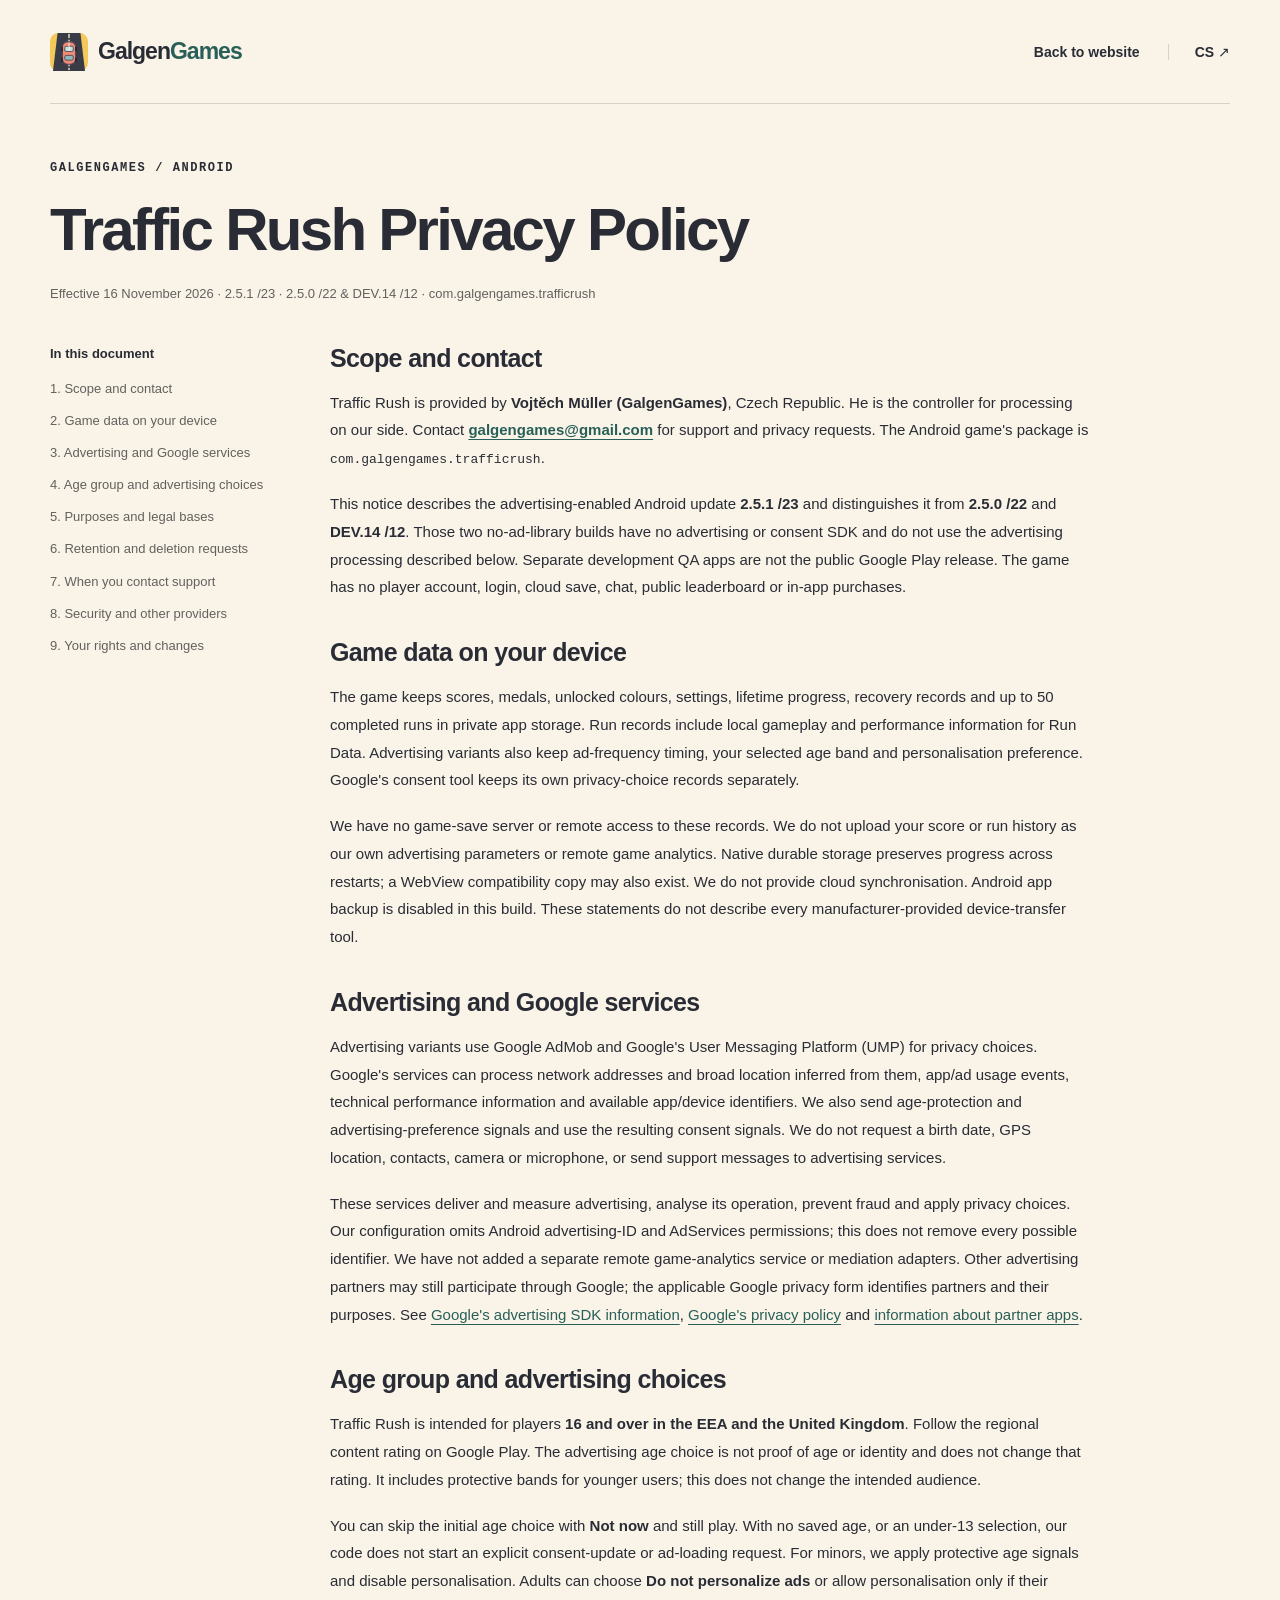
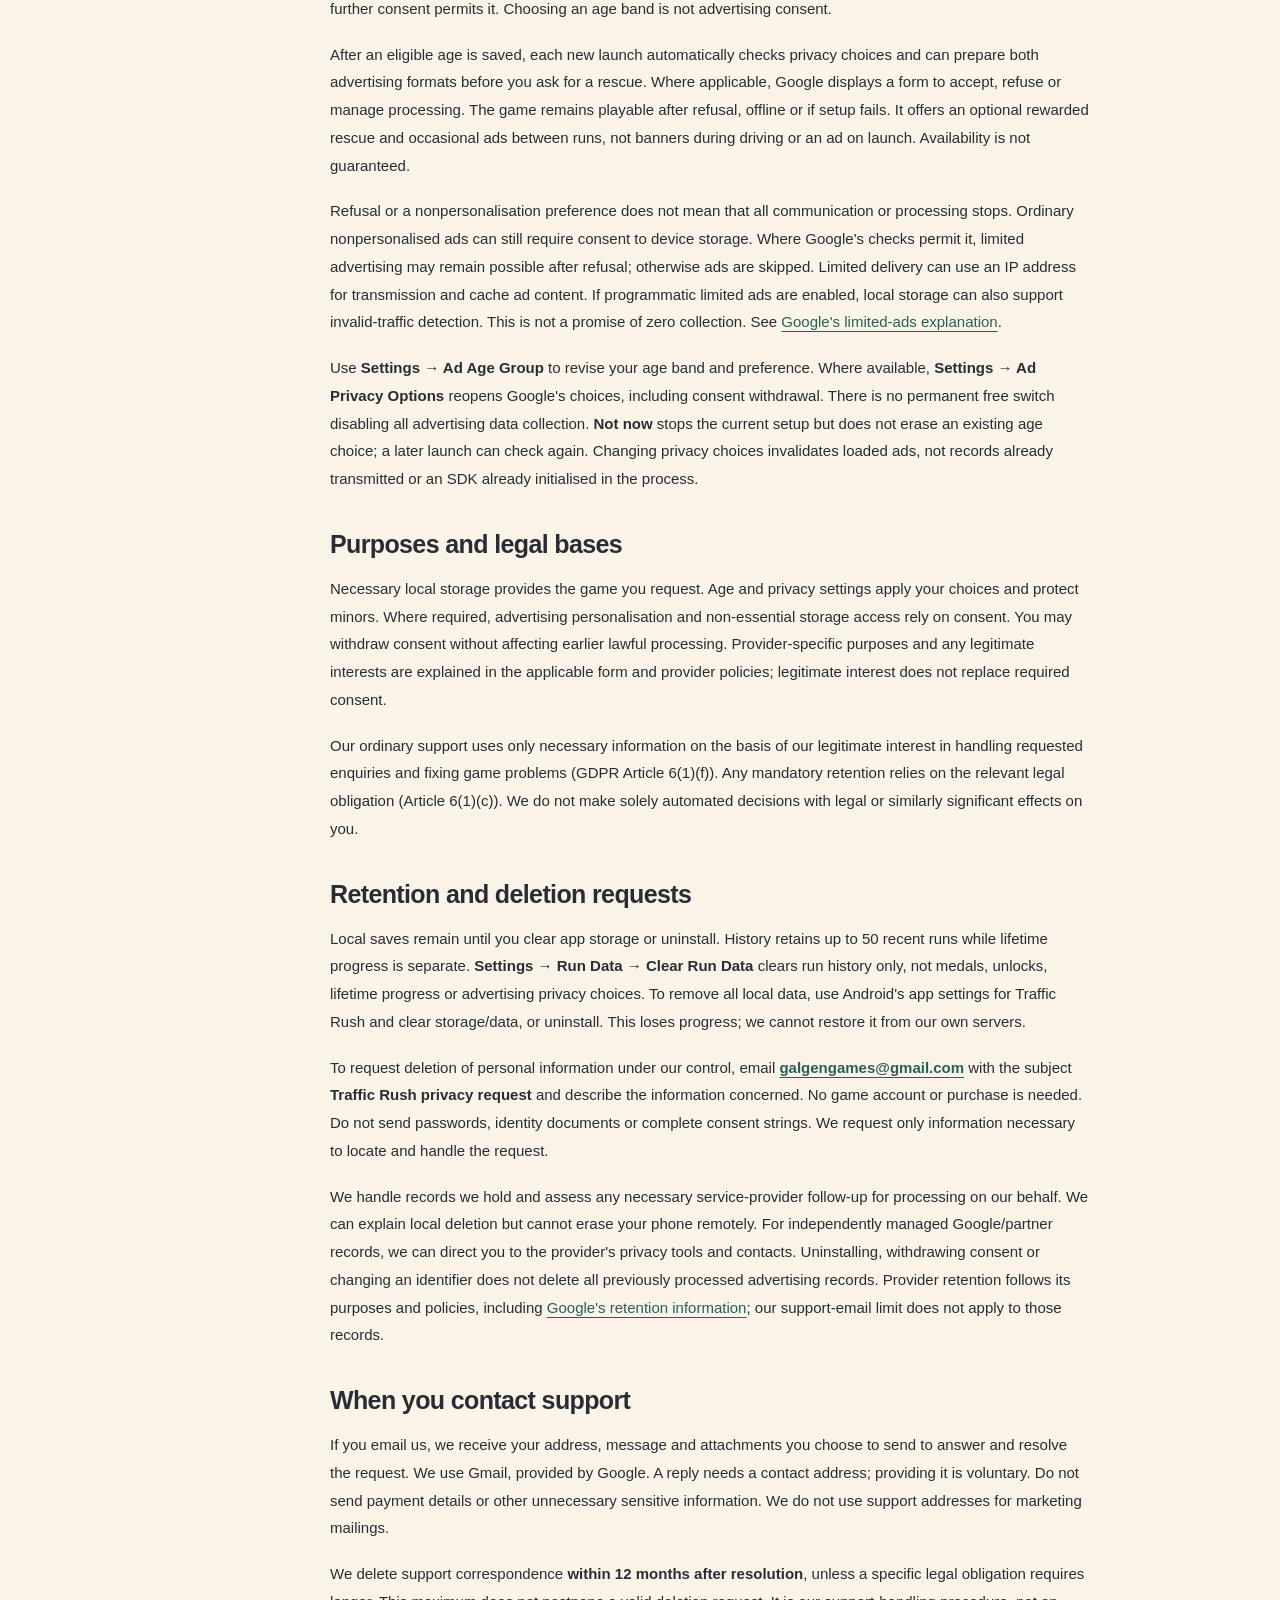
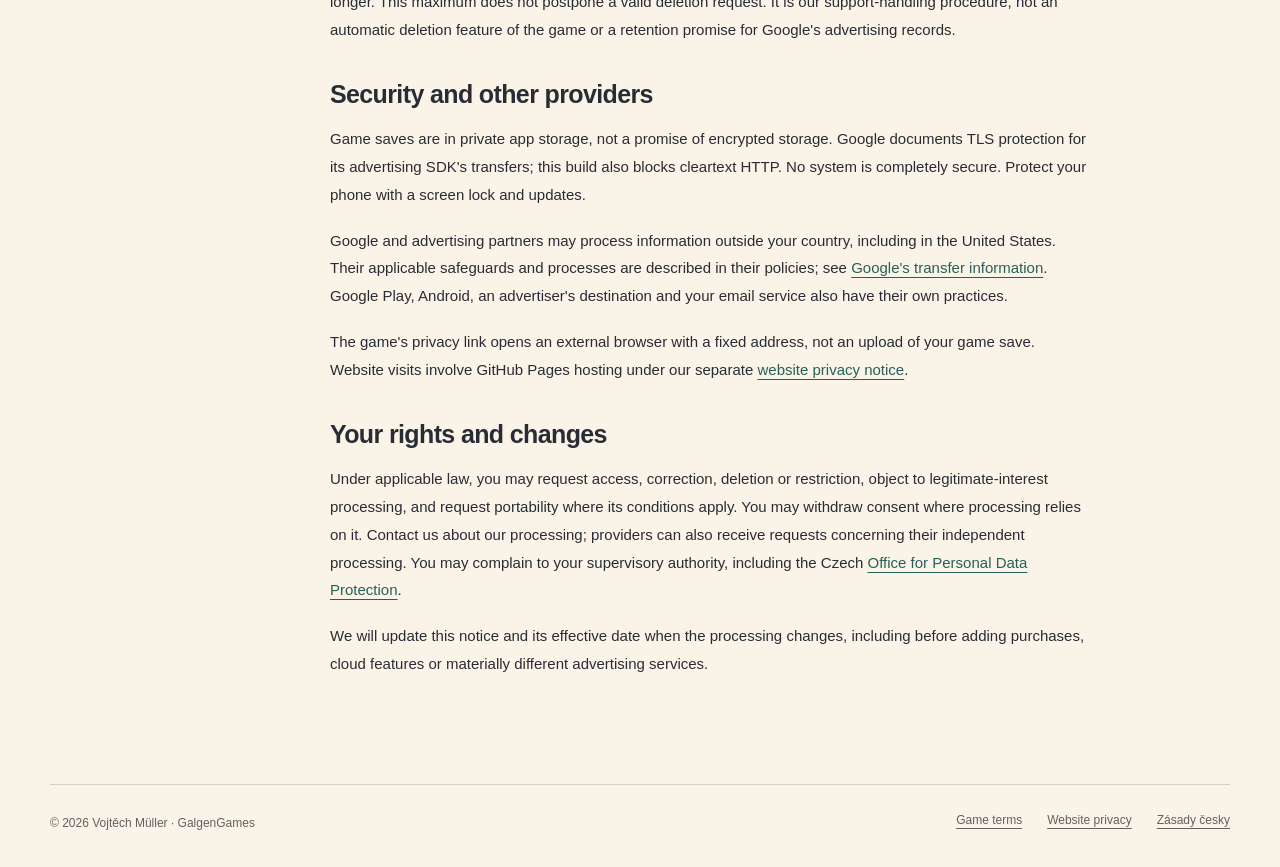
<file: en/traffic-rush/privacy/index.html>
<!doctype html>
<html lang="en">
<head>
  <meta charset="utf-8"><meta name="viewport" content="width=device-width,initial-scale=1">
  <title>Traffic Rush Privacy Policy — GalgenGames</title>
  <meta name="description" content="Privacy policy for Traffic Rush advertising update 2.5.1 /23 and no-ad-library builds 2.5.0 /22 and DEV.14 /12.">
  <meta name="robots" content="index,follow"><meta name="theme-color" content="#faf4e8">
  <link rel="icon" href="../../../assets/icon.svg" type="image/svg+xml"><link rel="stylesheet" href="../../../assets/site.css">
  <link rel="canonical" href="https://galgen-a.github.io/en/traffic-rush/privacy/"><link rel="alternate" hreflang="cs" href="../../../traffic-rush/privacy/"><link rel="alternate" hreflang="en" href="./">
</head>
<body>
  <a class="skip" href="#main">Skip to content</a>
  <header class="site-header wrap"><a class="brand" href="../../" aria-label="GalgenGames — home"><img src="../../../assets/icon.svg" width="38" height="38" alt=""><span>Galgen<span>Games</span></span></a><nav class="nav" aria-label="Main navigation"><a href="../../">Back to website</a><a class="language" href="../../../traffic-rush/privacy/" lang="cs" hreflang="cs">CS ↗</a></nav></header>
  <main id="main" class="wrap">
    <div class="policy-head"><div class="eyebrow">GalgenGames / Android</div><h1>Traffic Rush Privacy Policy</h1><p class="meta">Effective 16 November 2026 · 2.5.1 /23 · 2.5.0 /22 &amp; DEV.14 /12 · com.galgengames.trafficrush</p></div>
    <div class="policy-layout">
      <nav class="policy-nav" aria-label="Policy contents"><p>In this document</p><a href="#scope">1. Scope and contact</a><a href="#device-data">2. Game data on your device</a><a href="#advertising">3. Advertising and Google services</a><a href="#age-choices">4. Age group and advertising choices</a><a href="#legal-bases">5. Purposes and legal bases</a><a href="#deletion">6. Retention and deletion requests</a><a href="#support">7. When you contact support</a><a href="#providers">8. Security and other providers</a><a href="#rights">9. Your rights and changes</a></nav>
      <article class="policy-content" aria-label="Policy text">
        <section id="scope"><h2>Scope and contact</h2><p>Traffic Rush is provided by <strong>Vojtěch Müller (GalgenGames)</strong>, Czech Republic. He is the controller for processing on our side. Contact <strong><a href="mailto:galgengames@gmail.com">galgengames@gmail.com</a></strong> for support and privacy requests. The Android game's package is <code>com.galgengames.trafficrush</code>.</p><p>This notice describes the advertising-enabled Android update <strong>2.5.1 /23</strong> and distinguishes it from <strong>2.5.0 /22</strong> and <strong>DEV.14 /12</strong>. Those two no-ad-library builds have no advertising or consent SDK and do not use the advertising processing described below. Separate development QA apps are not the public Google Play release. The game has no player account, login, cloud save, chat, public leaderboard or in-app purchases.</p></section>
        <section id="device-data"><h2>Game data on your device</h2><p>The game keeps scores, medals, unlocked colours, settings, lifetime progress, recovery records and up to 50 completed runs in private app storage. Run records include local gameplay and performance information for Run Data. Advertising variants also keep ad-frequency timing, your selected age band and personalisation preference. Google's consent tool keeps its own privacy-choice records separately.</p><p>We have no game-save server or remote access to these records. We do not upload your score or run history as our own advertising parameters or remote game analytics. Native durable storage preserves progress across restarts; a WebView compatibility copy may also exist. We do not provide cloud synchronisation. Android app backup is disabled in this build. These statements do not describe every manufacturer-provided device-transfer tool.</p></section>
        <section id="advertising"><h2>Advertising and Google services</h2><p>Advertising variants use Google AdMob and Google's User Messaging Platform (UMP) for privacy choices. Google's services can process network addresses and broad location inferred from them, app/ad usage events, technical performance information and available app/device identifiers. We also send age-protection and advertising-preference signals and use the resulting consent signals. We do not request a birth date, GPS location, contacts, camera or microphone, or send support messages to advertising services.</p><p>These services deliver and measure advertising, analyse its operation, prevent fraud and apply privacy choices. Our configuration omits Android advertising-ID and AdServices permissions; this does not remove every possible identifier. We have not added a separate remote game-analytics service or mediation adapters. Other advertising partners may still participate through Google; the applicable Google privacy form identifies partners and their purposes. See <a href="https://developers.google.com/admob/android/privacy/play-data-disclosure">Google's advertising SDK information</a>, <a href="https://policies.google.com/privacy">Google's privacy policy</a> and <a href="https://policies.google.com/technologies/partner-sites">information about partner apps</a>.</p></section>
        <section id="age-choices"><h2>Age group and advertising choices</h2><p>Traffic Rush is intended for players <strong>16 and over in the EEA and the United Kingdom</strong>. Follow the regional content rating on Google Play. The advertising age choice is not proof of age or identity and does not change that rating. It includes protective bands for younger users; this does not change the intended audience.</p><p>You can skip the initial age choice with <strong>Not now</strong> and still play. With no saved age, or an under-13 selection, our code does not start an explicit consent-update or ad-loading request. For minors, we apply protective age signals and disable personalisation. Adults can choose <strong>Do not personalize ads</strong> or allow personalisation only if their further consent permits it. Choosing an age band is not advertising consent.</p><p>After an eligible age is saved, each new launch automatically checks privacy choices and can prepare both advertising formats before you ask for a rescue. Where applicable, Google displays a form to accept, refuse or manage processing. The game remains playable after refusal, offline or if setup fails. It offers an optional rewarded rescue and occasional ads between runs, not banners during driving or an ad on launch. Availability is not guaranteed.</p><p>Refusal or a nonpersonalisation preference does not mean that all communication or processing stops. Ordinary nonpersonalised ads can still require consent to device storage. Where Google's checks permit it, limited advertising may remain possible after refusal; otherwise ads are skipped. Limited delivery can use an IP address for transmission and cache ad content. If programmatic limited ads are enabled, local storage can also support invalid-traffic detection. This is not a promise of zero collection. See <a href="https://support.google.com/admob/answer/10105530?hl=en">Google's limited-ads explanation</a>.</p><p>Use <strong>Settings → Ad Age Group</strong> to revise your age band and preference. Where available, <strong>Settings → Ad Privacy Options</strong> reopens Google's choices, including consent withdrawal. There is no permanent free switch disabling all advertising data collection. <strong>Not now</strong> stops the current setup but does not erase an existing age choice; a later launch can check again. Changing privacy choices invalidates loaded ads, not records already transmitted or an SDK already initialised in the process.</p></section>
        <section id="legal-bases"><h2>Purposes and legal bases</h2><p>Necessary local storage provides the game you request. Age and privacy settings apply your choices and protect minors. Where required, advertising personalisation and non-essential storage access rely on consent. You may withdraw consent without affecting earlier lawful processing. Provider-specific purposes and any legitimate interests are explained in the applicable form and provider policies; legitimate interest does not replace required consent.</p><p>Our ordinary support uses only necessary information on the basis of our legitimate interest in handling requested enquiries and fixing game problems (GDPR Article 6(1)(f)). Any mandatory retention relies on the relevant legal obligation (Article 6(1)(c)). We do not make solely automated decisions with legal or similarly significant effects on you.</p></section>
        <section id="deletion"><h2>Retention and deletion requests</h2><p>Local saves remain until you clear app storage or uninstall. History retains up to 50 recent runs while lifetime progress is separate. <strong>Settings → Run Data → Clear Run Data</strong> clears run history only, not medals, unlocks, lifetime progress or advertising privacy choices. To remove all local data, use Android's app settings for Traffic Rush and clear storage/data, or uninstall. This loses progress; we cannot restore it from our own servers.</p><p>To request deletion of personal information under our control, email <strong><a href="mailto:galgengames@gmail.com">galgengames@gmail.com</a></strong> with the subject <strong>Traffic Rush privacy request</strong> and describe the information concerned. No game account or purchase is needed. Do not send passwords, identity documents or complete consent strings. We request only information necessary to locate and handle the request.</p><p>We handle records we hold and assess any necessary service-provider follow-up for processing on our behalf. We can explain local deletion but cannot erase your phone remotely. For independently managed Google/partner records, we can direct you to the provider's privacy tools and contacts. Uninstalling, withdrawing consent or changing an identifier does not delete all previously processed advertising records. Provider retention follows its purposes and policies, including <a href="https://policies.google.com/technologies/retention">Google's retention information</a>; our support-email limit does not apply to those records.</p></section>
        <section id="support"><h2>When you contact support</h2><p>If you email us, we receive your address, message and attachments you choose to send to answer and resolve the request. We use Gmail, provided by Google. A reply needs a contact address; providing it is voluntary. Do not send payment details or other unnecessary sensitive information. We do not use support addresses for marketing mailings.</p><p>We delete support correspondence <strong>within 12 months after resolution</strong>, unless a specific legal obligation requires longer. This maximum does not postpone a valid deletion request. It is our support-handling procedure, not an automatic deletion feature of the game or a retention promise for Google's advertising records.</p></section>
        <section id="providers"><h2>Security and other providers</h2><p>Game saves are in private app storage, not a promise of encrypted storage. Google documents TLS protection for its advertising SDK's transfers; this build also blocks cleartext HTTP. No system is completely secure. Protect your phone with a screen lock and updates.</p><p>Google and advertising partners may process information outside your country, including in the United States. Their applicable safeguards and processes are described in their policies; see <a href="https://policies.google.com/privacy/frameworks">Google's transfer information</a>. Google Play, Android, an advertiser's destination and your email service also have their own practices.</p><p>The game's privacy link opens an external browser with a fixed address, not an upload of your game save. Website visits involve GitHub Pages hosting under our separate <a href="https://galgen-a.github.io/en/privacy/">website privacy notice</a>.</p></section>
        <section id="rights"><h2>Your rights and changes</h2><p>Under applicable law, you may request access, correction, deletion or restriction, object to legitimate-interest processing, and request portability where its conditions apply. You may withdraw consent where processing relies on it. Contact us about our processing; providers can also receive requests concerning their independent processing. You may complain to your supervisory authority, including the Czech <a href="https://uoou.gov.cz/">Office for Personal Data Protection</a>.</p><p>We will update this notice and its effective date when the processing changes, including before adding purchases, cloud features or materially different advertising services.</p></section>
      </article>
    </div>
  </main>
  <footer class="site-footer wrap"><p>© 2026 Vojtěch Müller · GalgenGames</p><div class="footer-links"><a href="../terms/">Game terms</a><a href="../../privacy/">Website privacy</a><a href="../../../traffic-rush/privacy/" lang="cs" hreflang="cs">Zásady česky</a></div></footer>
</body>
</html>
</file>
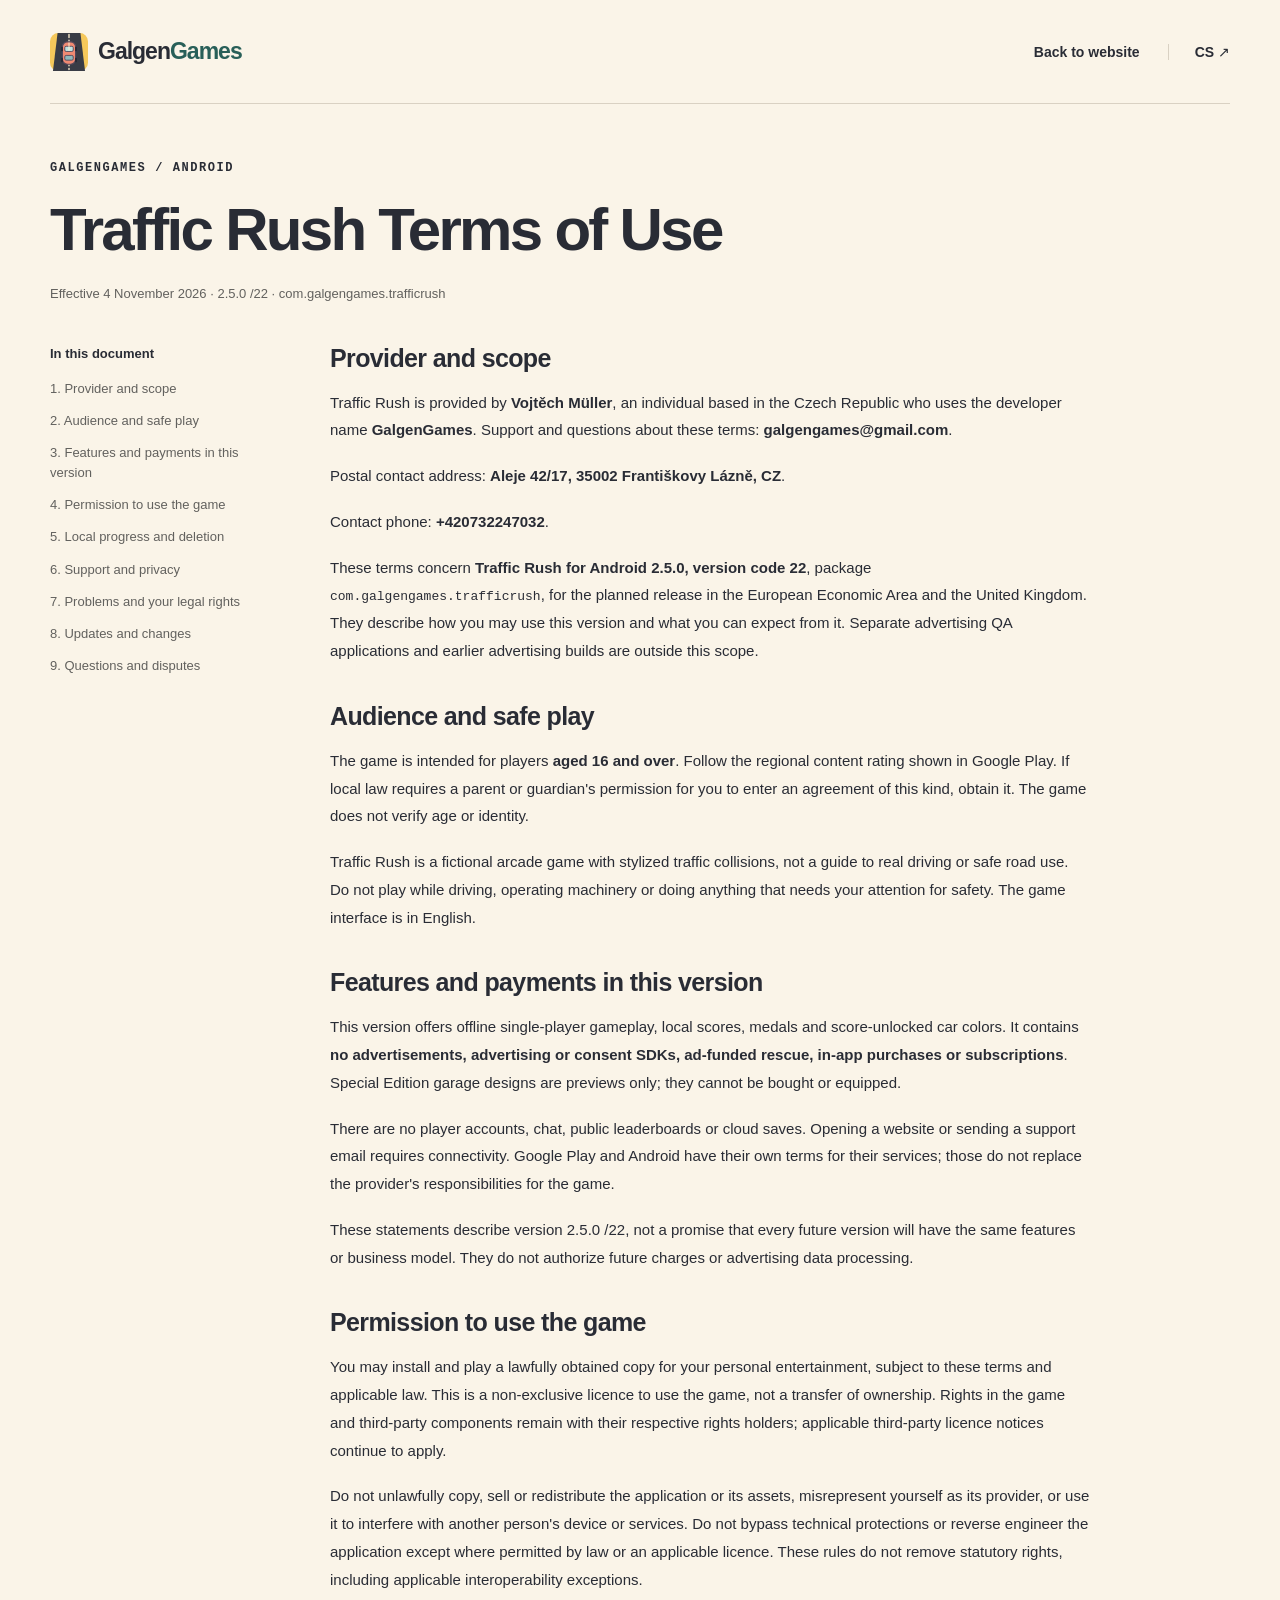
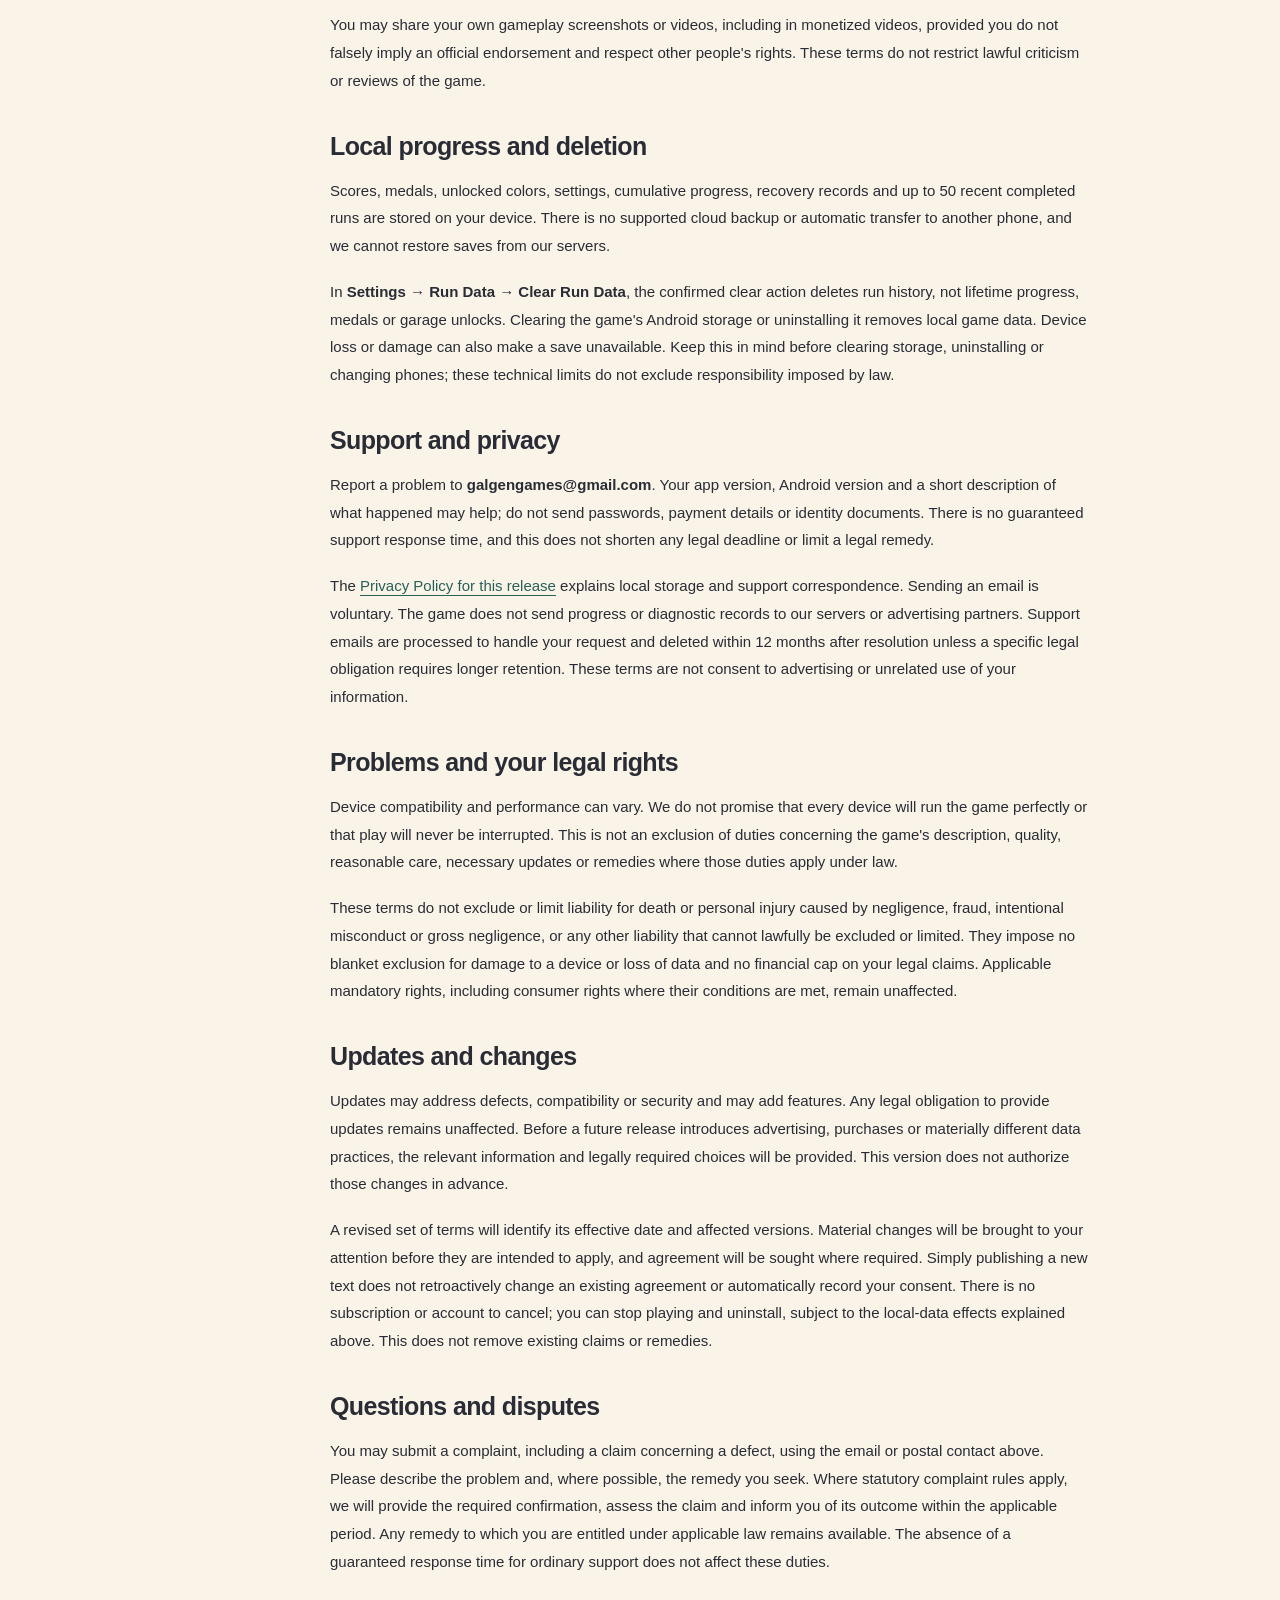
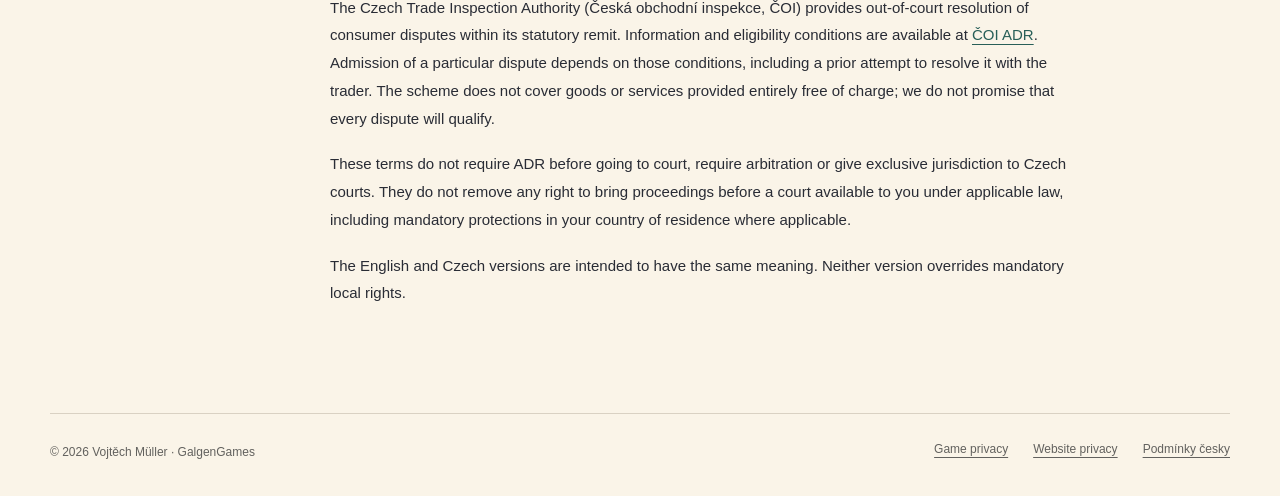
<file: en/traffic-rush/terms/index.html>
<!doctype html>
<html lang="en">
<head>
  <meta charset="utf-8"><meta name="viewport" content="width=device-width,initial-scale=1">
  <title>Traffic Rush Terms of Use — GalgenGames</title>
  <meta name="description" content="Terms of Use for Traffic Rush for Android 2.5.0 /22 in the EEA and United Kingdom.">
  <meta name="robots" content="index,follow"><meta name="theme-color" content="#faf4e8">
  <link rel="icon" href="../../../assets/icon.svg" type="image/svg+xml"><link rel="stylesheet" href="../../../assets/site.css">
  <link rel="canonical" href="https://galgen-a.github.io/en/traffic-rush/terms/"><link rel="alternate" hreflang="cs" href="../../../traffic-rush/terms/"><link rel="alternate" hreflang="en" href="./">
</head>
<body>
  <a class="skip" href="#main">Skip to content</a>
  <header class="site-header wrap"><a class="brand" href="../../" aria-label="GalgenGames — home"><img src="../../../assets/icon.svg" width="38" height="38" alt=""><span>Galgen<span>Games</span></span></a><nav class="nav" aria-label="Main navigation"><a href="../../">Back to website</a><a class="language" href="../../../traffic-rush/terms/" lang="cs" hreflang="cs">CS ↗</a></nav></header>
  <main id="main" class="wrap">
    <div class="policy-head"><div class="eyebrow">GalgenGames / Android</div><h1>Traffic Rush Terms of Use</h1><p class="meta">Effective 4 November 2026 · 2.5.0 /22 · com.galgengames.trafficrush</p></div>
    <div class="policy-layout">
      <nav class="policy-nav" aria-label="Terms contents"><p>In this document</p><a href="#provider">1. Provider and scope</a><a href="#audience">2. Audience and safe play</a><a href="#features">3. Features and payments in this version</a><a href="#licence">4. Permission to use the game</a><a href="#progress">5. Local progress and deletion</a><a href="#support">6. Support and privacy</a><a href="#rights">7. Problems and your legal rights</a><a href="#updates">8. Updates and changes</a><a href="#disputes">9. Questions and disputes</a></nav>
      <article class="policy-content" aria-label="Terms text">
        <section id="provider"><h2>Provider and scope</h2><p>Traffic Rush is provided by <strong>Vojtěch Müller</strong>, an individual based in the Czech Republic who uses the developer name <strong>GalgenGames</strong>. Support and questions about these terms: <strong>galgengames@gmail.com</strong>.</p><p>Postal contact address: <strong>Aleje 42/17, 35002 Františkovy Lázně, CZ</strong>.</p><p>Contact phone: <strong>+420732247032</strong>.</p><p>These terms concern <strong>Traffic Rush for Android 2.5.0, version code 22</strong>, package <code>com.galgengames.trafficrush</code>, for the planned release in the European Economic Area and the United Kingdom. They describe how you may use this version and what you can expect from it. Separate advertising QA applications and earlier advertising builds are outside this scope.</p></section>
        <section id="audience"><h2>Audience and safe play</h2><p>The game is intended for players <strong>aged 16 and over</strong>. Follow the regional content rating shown in Google Play. If local law requires a parent or guardian's permission for you to enter an agreement of this kind, obtain it. The game does not verify age or identity.</p><p>Traffic Rush is a fictional arcade game with stylized traffic collisions, not a guide to real driving or safe road use. Do not play while driving, operating machinery or doing anything that needs your attention for safety. The game interface is in English.</p></section>
        <section id="features"><h2>Features and payments in this version</h2><p>This version offers offline single-player gameplay, local scores, medals and score-unlocked car colors. It contains <strong>no advertisements, advertising or consent SDKs, ad-funded rescue, in-app purchases or subscriptions</strong>. Special Edition garage designs are previews only; they cannot be bought or equipped.</p><p>There are no player accounts, chat, public leaderboards or cloud saves. Opening a website or sending a support email requires connectivity. Google Play and Android have their own terms for their services; those do not replace the provider's responsibilities for the game.</p><p>These statements describe version 2.5.0 /22, not a promise that every future version will have the same features or business model. They do not authorize future charges or advertising data processing.</p></section>
        <section id="licence"><h2>Permission to use the game</h2><p>You may install and play a lawfully obtained copy for your personal entertainment, subject to these terms and applicable law. This is a non-exclusive licence to use the game, not a transfer of ownership. Rights in the game and third-party components remain with their respective rights holders; applicable third-party licence notices continue to apply.</p><p>Do not unlawfully copy, sell or redistribute the application or its assets, misrepresent yourself as its provider, or use it to interfere with another person's device or services. Do not bypass technical protections or reverse engineer the application except where permitted by law or an applicable licence. These rules do not remove statutory rights, including applicable interoperability exceptions.</p><p>You may share your own gameplay screenshots or videos, including in monetized videos, provided you do not falsely imply an official endorsement and respect other people's rights. These terms do not restrict lawful criticism or reviews of the game.</p></section>
        <section id="progress"><h2>Local progress and deletion</h2><p>Scores, medals, unlocked colors, settings, cumulative progress, recovery records and up to 50 recent completed runs are stored on your device. There is no supported cloud backup or automatic transfer to another phone, and we cannot restore saves from our servers.</p><p>In <strong>Settings → Run Data → Clear Run Data</strong>, the confirmed clear action deletes run history, not lifetime progress, medals or garage unlocks. Clearing the game's Android storage or uninstalling it removes local game data. Device loss or damage can also make a save unavailable. Keep this in mind before clearing storage, uninstalling or changing phones; these technical limits do not exclude responsibility imposed by law.</p></section>
        <section id="support"><h2>Support and privacy</h2><p>Report a problem to <strong>galgengames@gmail.com</strong>. Your app version, Android version and a short description of what happened may help; do not send passwords, payment details or identity documents. There is no guaranteed support response time, and this does not shorten any legal deadline or limit a legal remedy.</p><p>The <a href="../privacy/">Privacy Policy for this release</a> explains local storage and support correspondence. Sending an email is voluntary. The game does not send progress or diagnostic records to our servers or advertising partners. Support emails are processed to handle your request and deleted within 12 months after resolution unless a specific legal obligation requires longer retention. These terms are not consent to advertising or unrelated use of your information.</p></section>
        <section id="rights"><h2>Problems and your legal rights</h2><p>Device compatibility and performance can vary. We do not promise that every device will run the game perfectly or that play will never be interrupted. This is not an exclusion of duties concerning the game's description, quality, reasonable care, necessary updates or remedies where those duties apply under law.</p><p>These terms do not exclude or limit liability for death or personal injury caused by negligence, fraud, intentional misconduct or gross negligence, or any other liability that cannot lawfully be excluded or limited. They impose no blanket exclusion for damage to a device or loss of data and no financial cap on your legal claims. Applicable mandatory rights, including consumer rights where their conditions are met, remain unaffected.</p></section>
        <section id="updates"><h2>Updates and changes</h2><p>Updates may address defects, compatibility or security and may add features. Any legal obligation to provide updates remains unaffected. Before a future release introduces advertising, purchases or materially different data practices, the relevant information and legally required choices will be provided. This version does not authorize those changes in advance.</p><p>A revised set of terms will identify its effective date and affected versions. Material changes will be brought to your attention before they are intended to apply, and agreement will be sought where required. Simply publishing a new text does not retroactively change an existing agreement or automatically record your consent. There is no subscription or account to cancel; you can stop playing and uninstall, subject to the local-data effects explained above. This does not remove existing claims or remedies.</p></section>
        <section id="disputes"><h2>Questions and disputes</h2><p>You may submit a complaint, including a claim concerning a defect, using the email or postal contact above. Please describe the problem and, where possible, the remedy you seek. Where statutory complaint rules apply, we will provide the required confirmation, assess the claim and inform you of its outcome within the applicable period. Any remedy to which you are entitled under applicable law remains available. The absence of a guaranteed response time for ordinary support does not affect these duties.</p><p>The Czech Trade Inspection Authority (Česká obchodní inspekce, ČOI) provides out-of-court resolution of consumer disputes within its statutory remit. Information and eligibility conditions are available at <a href="https://coi.gov.cz/informace-o-adr/">ČOI ADR</a>. Admission of a particular dispute depends on those conditions, including a prior attempt to resolve it with the trader. The scheme does not cover goods or services provided entirely free of charge; we do not promise that every dispute will qualify.</p><p>These terms do not require ADR before going to court, require arbitration or give exclusive jurisdiction to Czech courts. They do not remove any right to bring proceedings before a court available to you under applicable law, including mandatory protections in your country of residence where applicable.</p><p>The English and Czech versions are intended to have the same meaning. Neither version overrides mandatory local rights.</p></section>
      </article>
    </div>
  </main>
  <footer class="site-footer wrap"><p>© 2026 Vojtěch Müller · GalgenGames</p><div class="footer-links"><a href="../privacy/">Game privacy</a><a href="../../privacy/">Website privacy</a><a href="../../../traffic-rush/terms/" lang="cs" hreflang="cs">Podmínky česky</a></div></footer>
</body>
</html>
</file>
<file: assets/site.css>
@charset "UTF-8";
:root{--paper:#faf4e8;--ink:#292c35;--muted:#62615e;--gold:#f5c85b;--coral:#ed886f;--teal:#285f58;--line:#d9d1c3;--white:#fffdf6;color-scheme:light;font-family:"Trebuchet MS",Arial,sans-serif;color:var(--ink);background:var(--paper);font-synthesis:none}
*{box-sizing:border-box}html{scroll-behavior:smooth;scroll-padding-top:24px}body{margin:0}a{color:inherit;text-underline-offset:4px}a:hover{text-decoration-thickness:2px}a:focus-visible,summary:focus-visible{outline:3px solid var(--teal);outline-offset:6px}img{max-width:100%;height:auto;display:block}p{line-height:1.7;margin:0 0 1.2em}h1,h2,h3{margin:0;line-height:1.04;letter-spacing:-.045em}button,a{-webkit-tap-highlight-color:transparent}.wrap{width:min(1180px,calc(100% - 80px));margin-inline:auto}.skip{position:absolute;left:16px;top:-80px;background:var(--ink);color:white;padding:12px;z-index:9}.skip:focus{top:10px}.site-header{min-height:104px;display:flex;align-items:center;justify-content:space-between;gap:28px;border-bottom:1px solid var(--line)}.brand{font-size:23px;font-weight:900;letter-spacing:-1px;display:flex;align-items:center;gap:10px;text-decoration:none;white-space:nowrap}.brand img{width:38px;height:38px}.brand span span{color:var(--teal)}.nav{display:flex;align-items:center;gap:28px;font-size:14px;font-weight:700}.nav a{text-decoration:none}.nav a:hover{text-decoration:underline}.language{border-left:1px solid var(--line);padding-left:26px}.eyebrow{font-family:Consolas,"Courier New",monospace;font-size:12px;font-weight:700;letter-spacing:.13em;line-height:1.6;text-transform:uppercase}.status{display:inline-flex;align-items:center;gap:9px}.status:before{content:"";width:8px;height:8px;border-radius:50%;background:var(--teal)}.hero{display:grid;grid-template-columns:1.05fr 1fr;align-items:center;gap:26px;padding-top:46px;padding-bottom:56px}.hero-copy{padding-block:26px}.hero h1{font-family:"Arial Black","Trebuchet MS",sans-serif;font-size:clamp(70px,7.5vw,108px);font-weight:900;letter-spacing:-.075em;line-height:.87;margin:26px 0}.hero h1 span{display:block;color:var(--teal)}.hero .lead{font-size:20px;line-height:1.6;max-width:435px;margin-bottom:28px}.hero-actions{display:flex;align-items:center;gap:23px;flex-wrap:wrap}.button{display:inline-flex;gap:30px;justify-content:space-between;align-items:center;min-height:54px;padding:15px 24px;border:2px solid var(--ink);background:var(--gold);border-radius:7px;font-size:15px;font-weight:700;text-decoration:none;box-shadow:3px 3px 0 var(--ink);transition:transform .15s,box-shadow .15s}.button:hover{transform:translate(-1px,-1px);box-shadow:4px 4px 0 var(--ink);text-decoration:none}.text-link{font-size:14px;font-weight:700}.release-note{font-size:12px;color:var(--muted);margin-top:23px;margin-bottom:0;max-width:360px}.hero-visual{position:relative;padding:0 0 18px 5px;margin:0}.hero-visual img{width:100%;border-radius:180px 180px 20px 20px}.hero-visual figcaption{text-align:right;font-size:10px;letter-spacing:.04em;color:var(--muted);margin-top:10px}.art-label{position:absolute;left:-16px;bottom:91px;transform:rotate(-7deg);border:2px solid var(--ink);border-radius:6px;padding:14px 20px;background:var(--white);box-shadow:4px 4px 0 var(--ink);font-weight:900;font-size:19px;line-height:1.1}.art-label small{display:block;font:10px Consolas,monospace;letter-spacing:.13em;margin-bottom:5px}.ticker{display:flex;justify-content:space-between;gap:20px;flex-wrap:wrap;border-block:1px solid var(--line);padding:23px 0;font-size:12px;font-weight:700;letter-spacing:.07em;text-transform:uppercase}.ticker span{display:flex;align-items:center;gap:12px}.ticker i{font-size:15px;color:var(--teal);font-style:normal}.section{padding-block:80px}.intro{display:grid;grid-template-columns:1.1fr 1fr;gap:70px;align-items:end;margin-bottom:48px}.intro h2{font-size:clamp(36px,4.3vw,56px)}.intro p{color:var(--muted);margin:0;font-size:17px}.features{display:grid;grid-template-columns:repeat(3,1fr);gap:44px}.feature{border-top:2px solid var(--ink);padding-top:22px}.feature .number{font-family:Consolas,monospace;font-size:12px;color:var(--muted)}.feature h3{font-size:23px;margin:18px 0 12px}.feature p{font-size:15px;color:var(--muted);margin:0}.garage{border-radius:20px;background:var(--teal);color:var(--paper);padding:48px 54px;display:grid;grid-template-columns:1fr 1fr;align-items:center;gap:48px}.garage h2{font-size:43px;margin:13px 0 20px}.garage p{font-size:16px;max-width:410px;margin:0;color:#e2ece1}.garage-art{width:100%}.about{display:grid;grid-template-columns:1fr 1fr;gap:70px}.about h2{font-size:40px;margin-top:16px}.about p{color:var(--muted)}.contact{background:var(--gold);border:2px solid var(--ink);border-radius:16px;padding:42px 48px;display:flex;justify-content:space-between;align-items:center;gap:30px;box-shadow:5px 5px 0 var(--ink);margin-bottom:72px}.contact h2{font-size:34px;margin-bottom:10px}.contact p{margin:0;font-size:15px}.contact .button{background:var(--paper);white-space:nowrap}.site-footer{border-top:1px solid var(--line);padding-block:28px 34px;display:flex;justify-content:space-between;gap:25px;align-items:start;font-size:12px;color:var(--muted)}.site-footer p{margin:0}.footer-links{display:flex;gap:25px;flex-wrap:wrap}.rating-note{font-size:12px;line-height:1.7;color:var(--muted);margin-top:25px;max-width:830px}.draft-banner{background:#fce6be;border-left:4px solid #a16d00;padding:17px 21px;border-radius:0 7px 7px 0;font-size:14px;line-height:1.65;margin:28px 0}.draft-banner strong{display:block}.policy-head{padding-top:55px;max-width:860px}.policy-head h1{font-size:clamp(36px,5vw,60px);line-height:1.08;margin:20px 0}.policy-head .meta{color:var(--muted);font-size:13px}.policy-layout{display:grid;grid-template-columns:215px minmax(0,760px);gap:65px;padding:22px 0 70px}.policy-nav{align-self:start;position:sticky;top:24px;font-size:13px;line-height:1.55}.policy-nav p{font-weight:700;margin-bottom:14px}.policy-nav a{display:block;margin:0 0 12px;color:var(--muted);text-decoration:none}.policy-nav a:hover{color:var(--ink);text-decoration:underline}.policy-content section{margin-bottom:36px;scroll-margin-top:24px}.policy-content h2{font-size:25px;line-height:1.2;margin-bottom:16px;letter-spacing:-.025em}.policy-content p,.policy-content li{font-size:15px;line-height:1.85}.policy-content ul{padding-left:22px}.policy-content li{margin-bottom:9px}.policy-content a{color:var(--teal);overflow-wrap:anywhere}.policy-content code{font-size:13px;overflow-wrap:anywhere}.policy-content .summary{background:#eee9da;padding:24px 28px;border-radius:12px;margin-bottom:35px}.summary p:last-child{margin-bottom:0}.policy-content .review-note{border-left:3px solid var(--coral);padding-left:17px;color:var(--muted);font-size:14px}.contact-details{font-style:normal;font-size:15px;line-height:1.85}.not-found{padding-block:90px;max-width:700px}.not-found h1{font-size:64px;margin:20px 0}.not-found p{font-size:19px;margin-bottom:32px}
@media(min-width:1450px){.hero{gap:60px}.hero h1{font-size:112px}}
@media(max-width:900px){.wrap{width:calc(100% - 48px)}.nav{gap:18px}.hero{gap:24px}.hero h1{font-size:76px}.hero .lead{font-size:18px}.art-label{font-size:15px;padding:12px}.intro,.about{gap:36px}.features{gap:25px}.garage{gap:25px;padding:36px}.garage h2{font-size:35px}.contact{padding:30px;align-items:start;flex-direction:column}.policy-layout{grid-template-columns:175px minmax(0,1fr);gap:30px}}
@media(max-width:650px){.wrap{width:calc(100% - 40px)}.site-header{min-height:86px;gap:15px;flex-wrap:wrap;padding-block:19px}.brand{font-size:21px}.brand img{width:32px;height:32px}.nav{font-size:12px;gap:14px}.nav .desktop-link{display:none}.language{padding-left:14px}.hero{grid-template-columns:1fr;padding-top:24px;gap:28px;padding-bottom:35px}.hero-copy{padding:12px 0 0}.hero h1{font-size:clamp(72px,18vw,100px);margin:22px 0}.hero .lead{font-size:18px;max-width:430px}.hero-visual{width:min(430px,100%);justify-self:center;padding-left:8px}.hero-visual img{border-radius:150px 150px 18px 18px}.art-label{left:0;bottom:72px;font-size:18px}.hero-actions{gap:20px}.ticker{display:grid;grid-template-columns:1fr 1fr;gap:17px;font-size:10px;padding-block:22px}.ticker span{gap:7px}.section{padding-block:52px}.intro,.about{grid-template-columns:1fr;gap:24px}.intro{margin-bottom:32px}.intro h2,.about h2{font-size:38px}.intro p{font-size:16px}.features{grid-template-columns:1fr;gap:30px}.feature{padding-top:15px}.feature h3{margin-top:12px}.garage{grid-template-columns:1fr;padding:30px 25px;gap:30px}.garage h2{font-size:37px}.garage-art{max-width:380px;justify-self:center}.contact{padding:28px 24px;margin-bottom:48px;gap:25px}.contact h2{font-size:30px}.contact .button{font-size:13px;gap:16px;white-space:normal;overflow-wrap:anywhere}.site-footer{flex-direction:column;gap:15px}.policy-head{padding-top:32px}.policy-head h1{font-size:39px}.policy-layout{grid-template-columns:1fr;gap:26px;padding-top:5px}.policy-nav{position:static;display:flex;flex-wrap:wrap;gap:9px 19px;border-bottom:1px solid var(--line);padding-bottom:17px}.policy-nav p{width:100%;margin:0}.policy-nav a{margin:0}.policy-content .summary{padding:20px}.policy-content h2{font-size:23px}.policy-content p,.policy-content li{font-size:15px}.not-found h1{font-size:50px}}
@media(prefers-reduced-motion:reduce){html{scroll-behavior:auto}.button{transition:none}}
@media(max-width:650px){.hero{grid-template-columns:minmax(0,1fr)}.hero h1{font-size:clamp(60px,18vw,100px)}}
@media(max-width:380px){.contact .button{font-size:12px;padding:14px 12px;gap:8px;letter-spacing:-.03em}}
@media print{.site-header,.policy-nav,.site-footer,.skip{display:none}.wrap{width:100%}.policy-layout{display:block}.policy-head{padding-top:0}a{color:inherit}.policy-content section{break-inside:avoid}}
</file>
